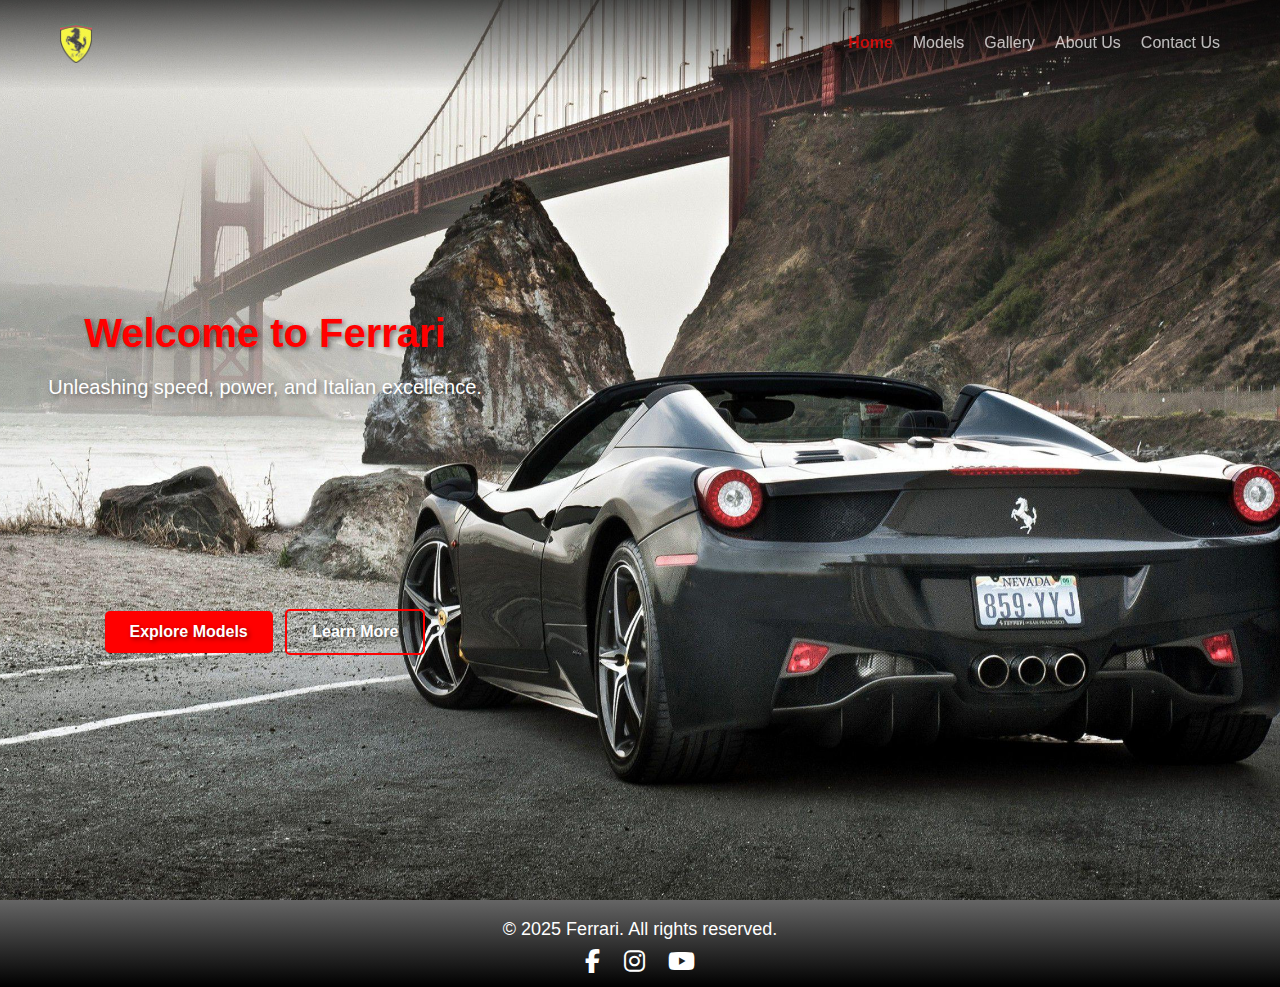
<file: index.html>
<!DOCTYPE html>
<html lang="en">
<head>
  <meta charset="UTF-8" />
  <meta name="viewport" content="width=device-width, initial-scale=1.0"/>
  <title>Home - Ferrari</title>
  <link rel="icon" href="image/logo.png" type="image/png">
  <link rel="stylesheet" href="index.css" />
  <link rel="stylesheet" href="https://cdnjs.cloudflare.com/ajax/libs/font-awesome/6.5.0/css/all.min.css">
</head>
<body>
   <header>
    <div class="logo">
      <img src="image/logo.png" alt="Ferrari Logo">
    </div>
    
    <!-- Burger Menu -->
    <div class="burger-menu" onclick="toggleMenu()">
      <span></span>
      <span></span>
      <span></span>
    </div>

    <nav id="nav-menu">
      <a href="index.html" class="active">Home</a>
      <a href="models.html">Models</a>
      <a href="gallery.html">Gallery</a>
      <a href="about.html">About Us</a>
      <a href="contact.html">Contact Us</a>
    </nav>
  </header>

  <section class="banner">
    <div class="banner-content">
      <h1>Welcome to Ferrari</h1>
      <p>Unleashing speed, power, and Italian excellence.</p>
      <a href="models.html" class="btn">Explore Models</a>
      <a href="about.html" class="btn btn-outline">Learn More</a>
    </div>
  </section>

  <footer>
    <p>&copy; 2025 Ferrari. All rights reserved.</p>
    <div class="social-icons">
      <a href="https://facebook.com" target="_blank"><i class="fab fa-facebook-f"></i></a>
      <a href="https://instagram.com" target="_blank"><i class="fab fa-instagram"></i></a>
      <a href="https://youtube.com" target="_blank"><i class="fab fa-youtube"></i></a>
    </div>
  </footer>

  <script>
    function toggleMenu() {
      const nav = document.getElementById('nav-menu');
      const burger = document.querySelector('.burger-menu');
      nav.classList.toggle('nav-active');
      burger.classList.toggle('toggle');
    }

    // Close menu when clicking on a link
    document.querySelectorAll('nav a').forEach(link => {
      link.addEventListener('click', () => {
        const nav = document.getElementById('nav-menu');
        const burger = document.querySelector('.burger-menu');
        nav.classList.remove('nav-active');
        burger.classList.remove('toggle');
      });
    });

    // Close menu when clicking outside
    document.addEventListener('click', (e) => {
      const nav = document.getElementById('nav-menu');
      const burger = document.querySelector('.burger-menu');
      const header = document.querySelector('header');
      
      if (!header.contains(e.target)) {
        nav.classList.remove('nav-active');
        burger.classList.remove('toggle');
      }
    });
  </script>
</body>
</html>
</file>
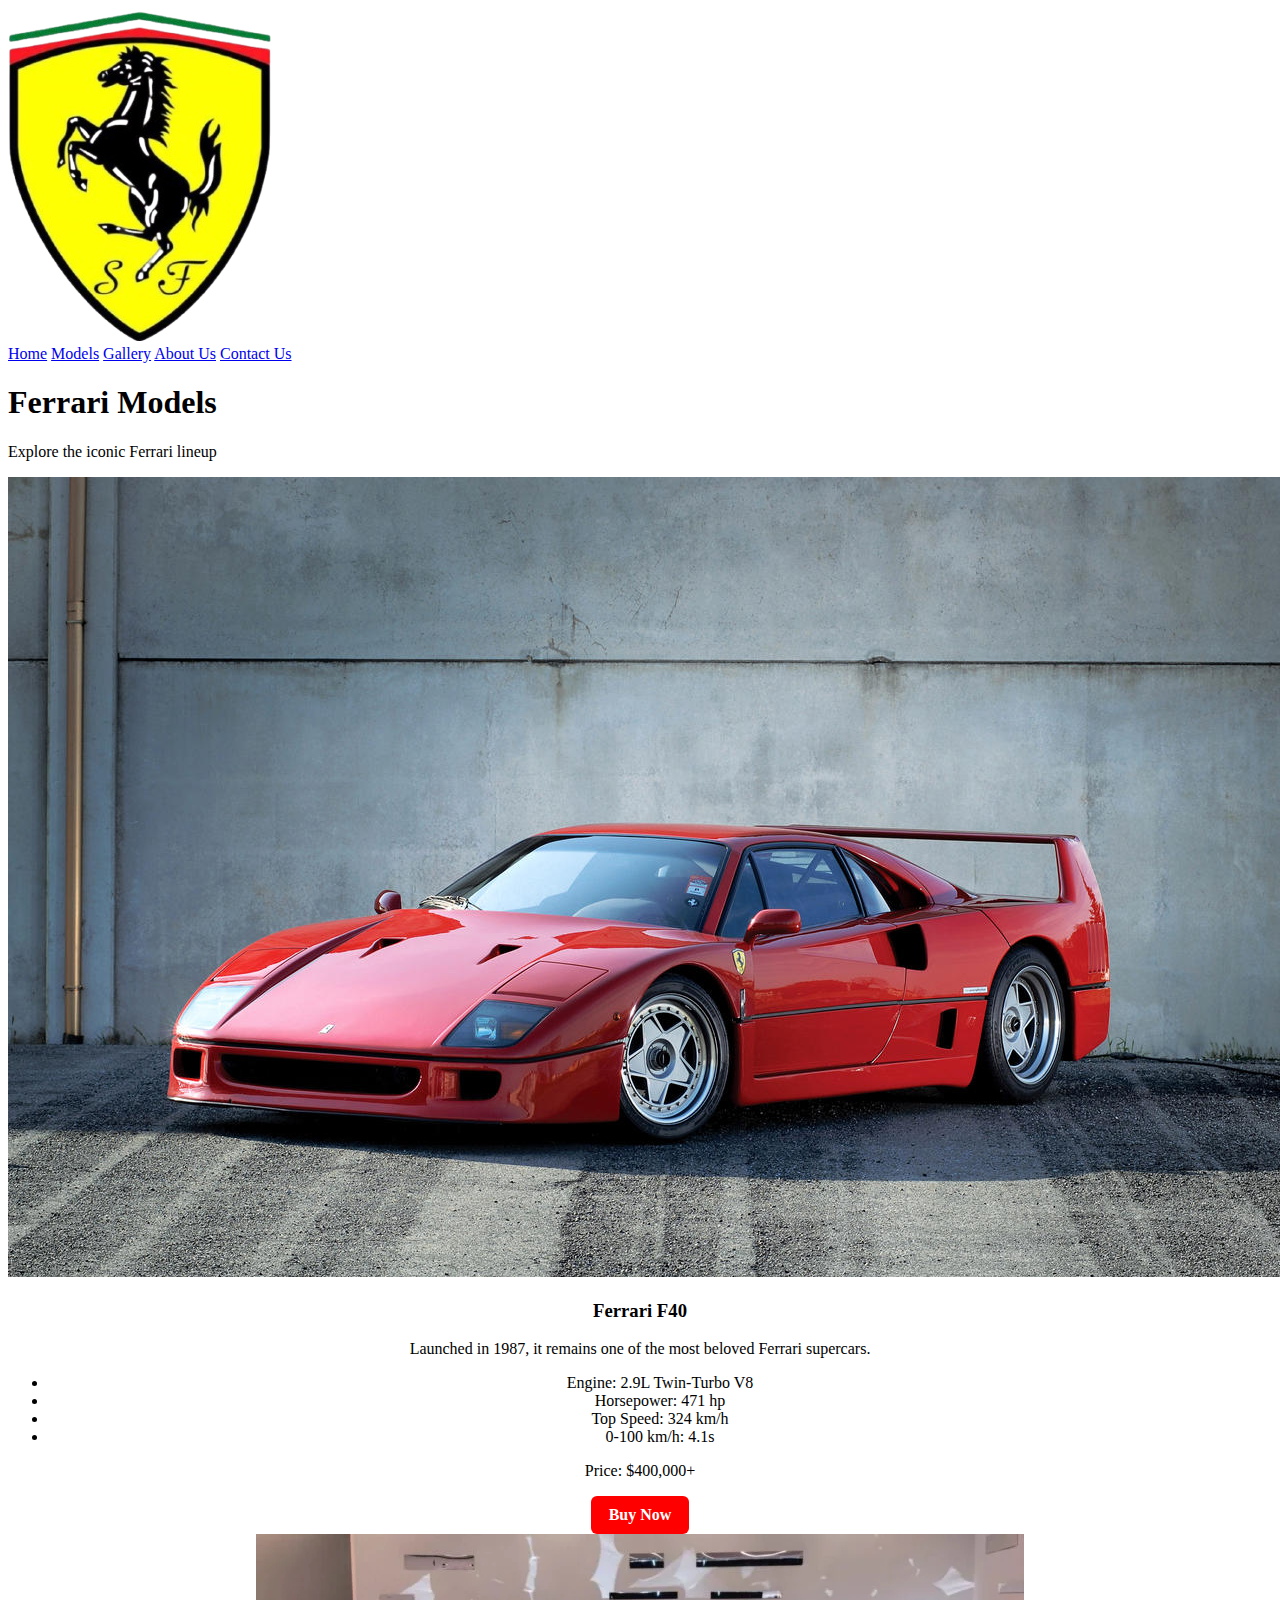
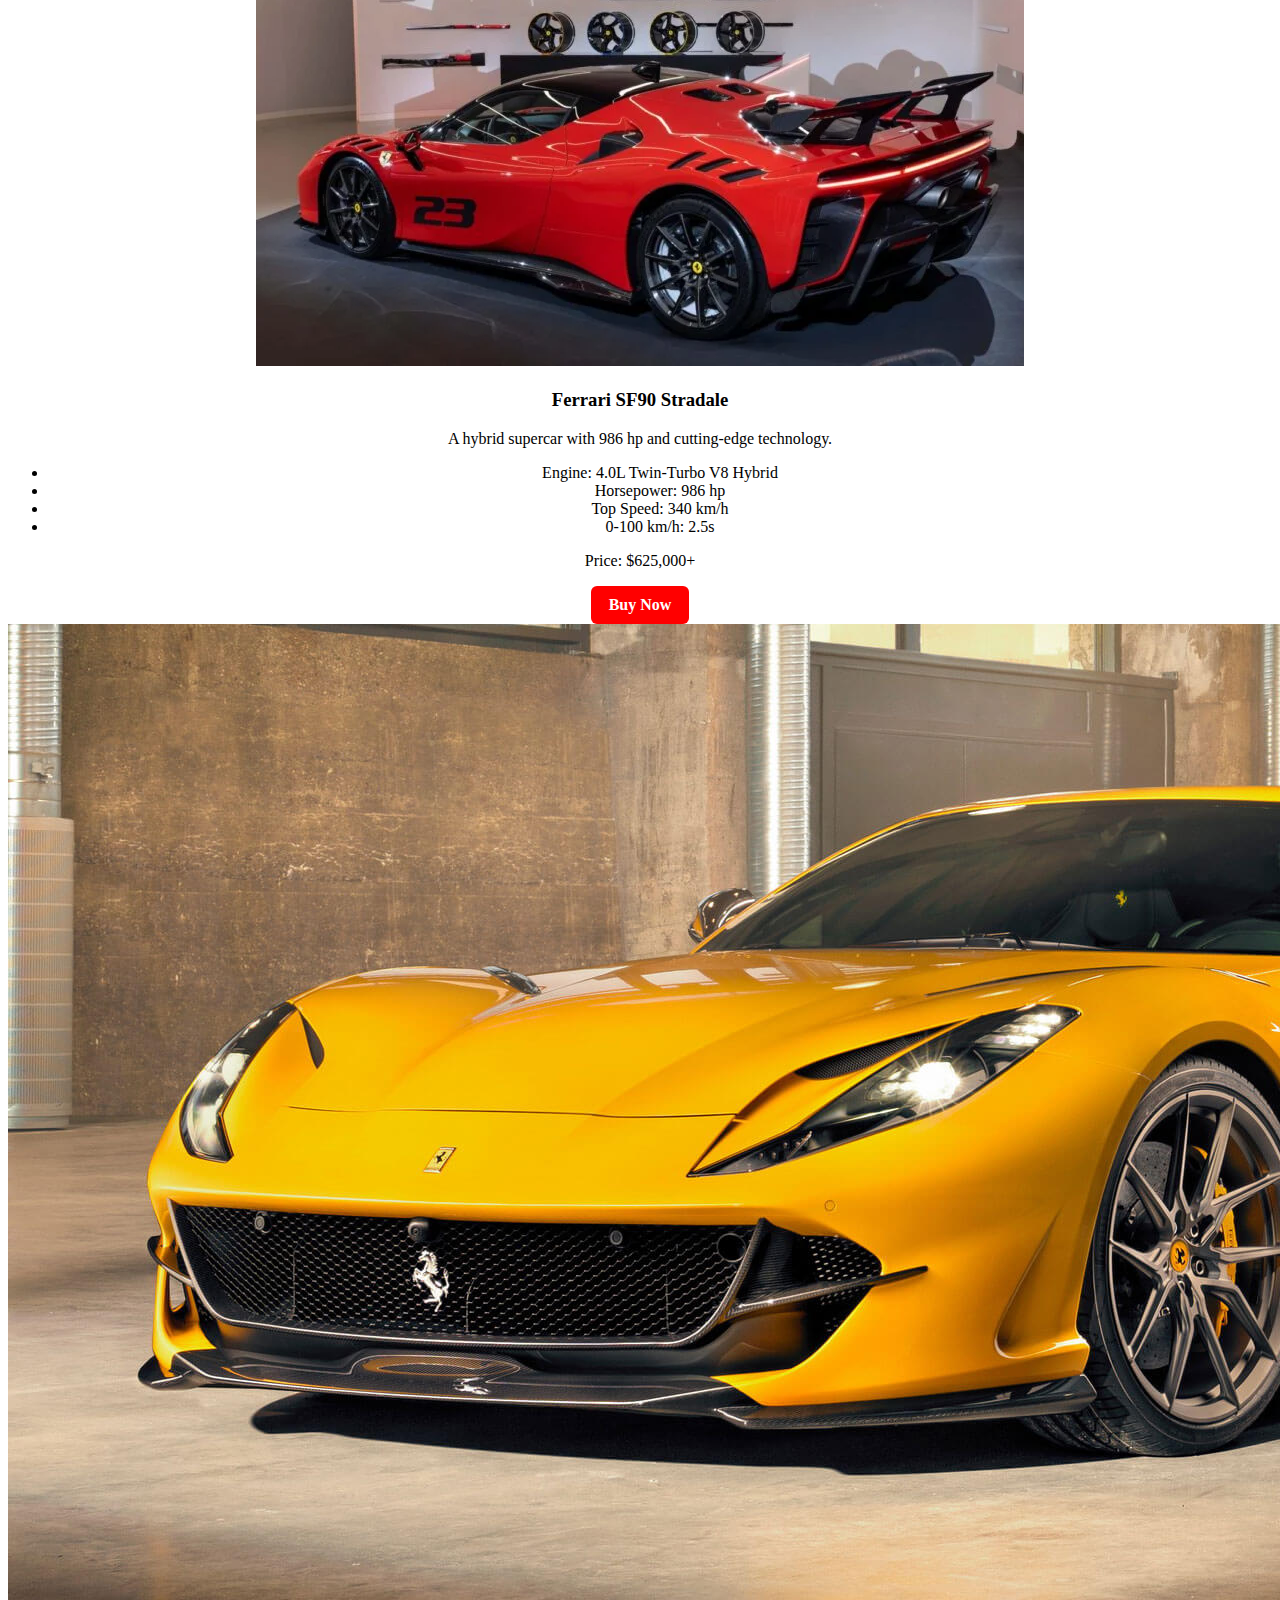
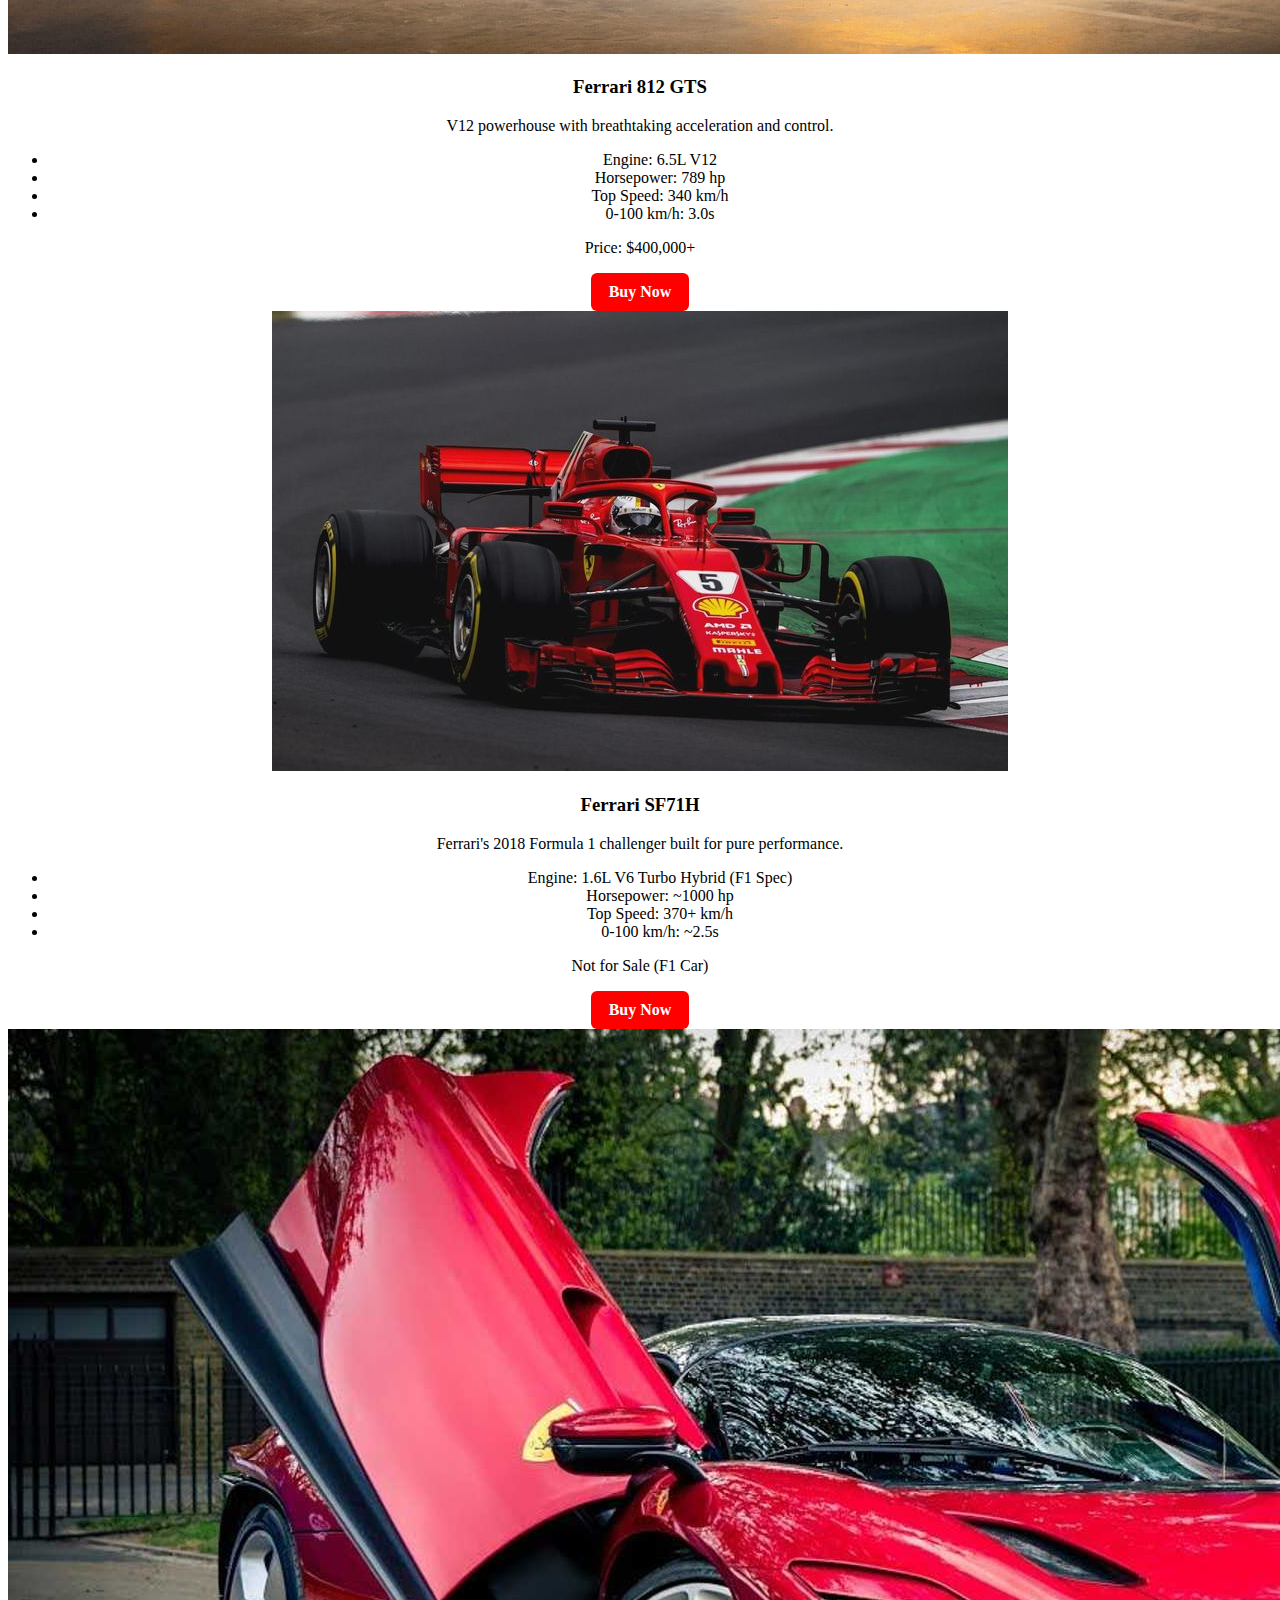
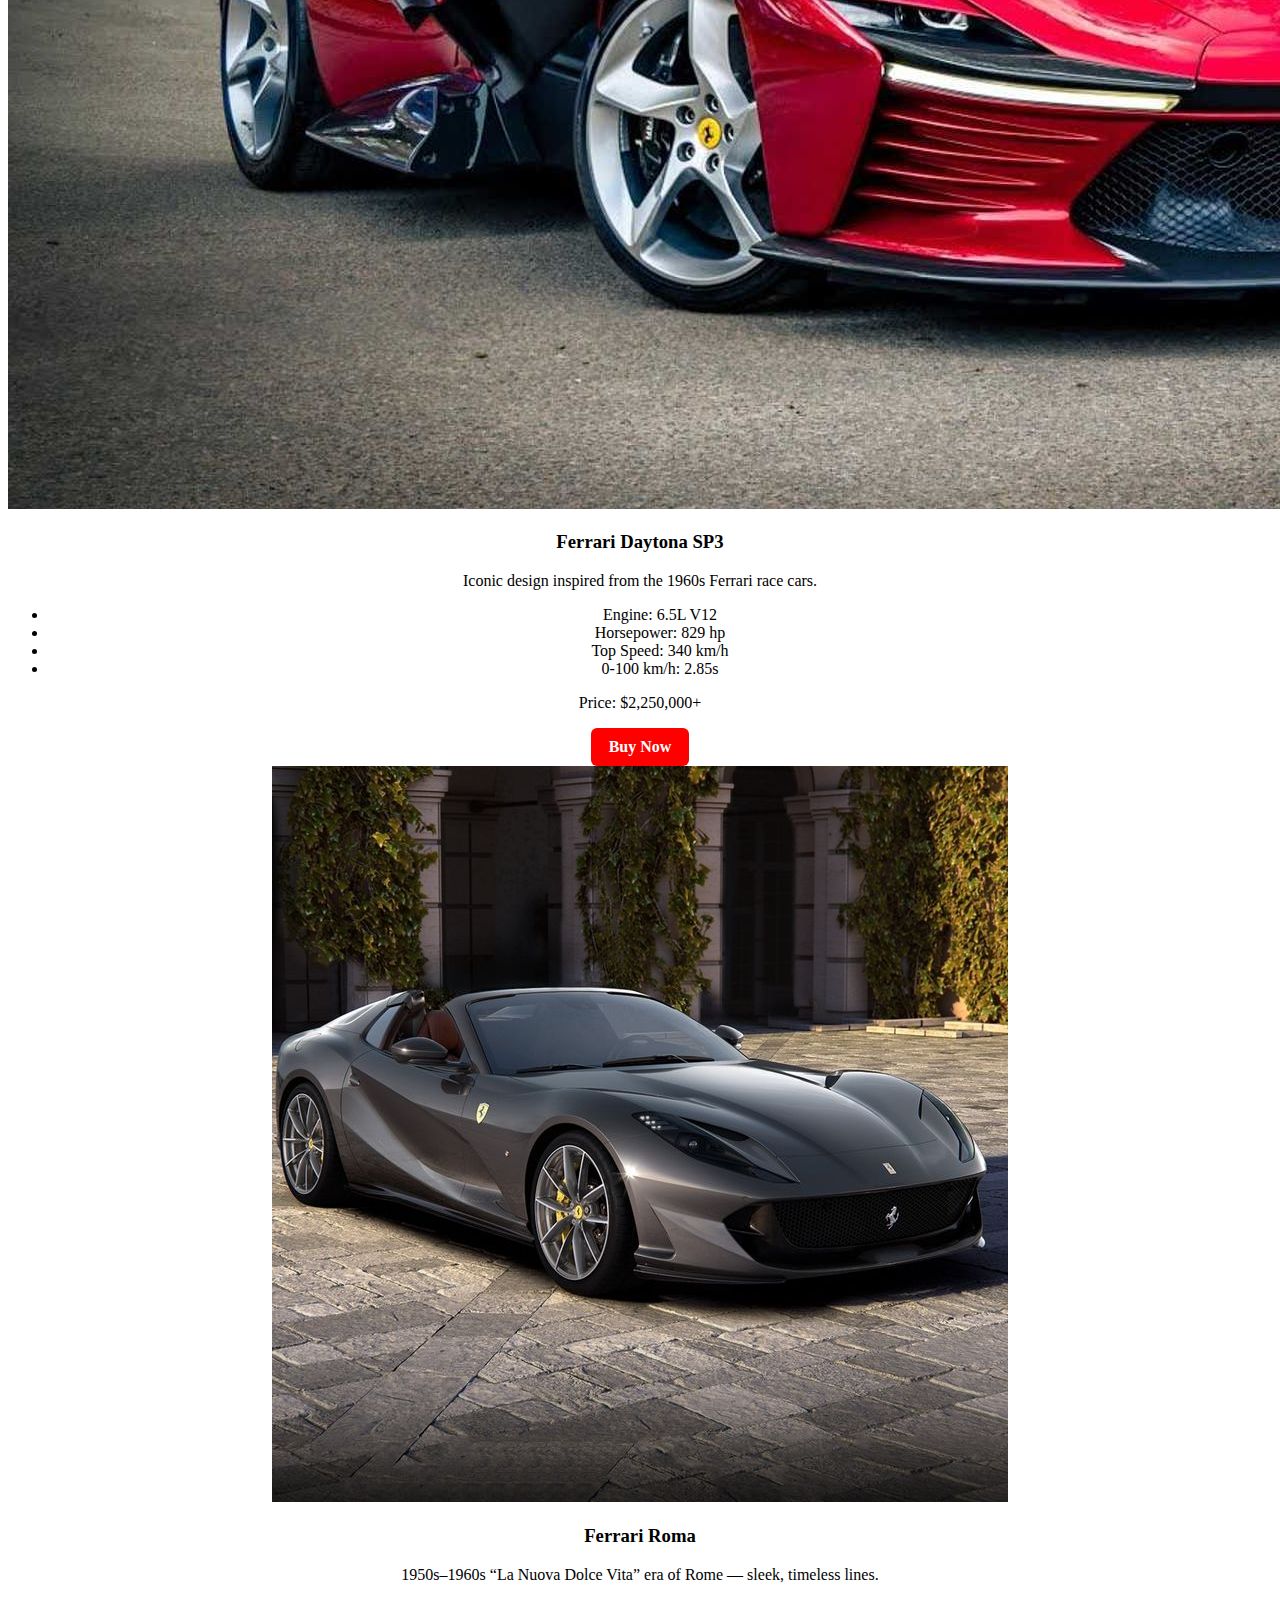
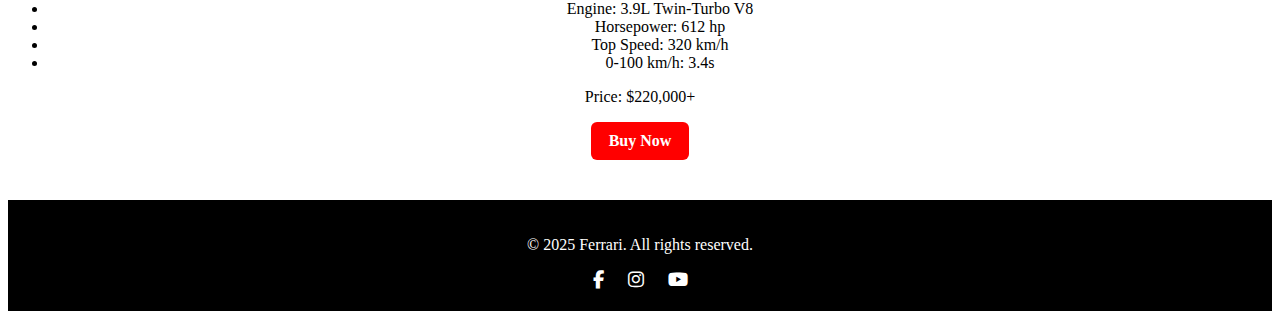
<file: !DOCTYPE.html>
<!DOCTYPE html>
<html lang="en">
<head>
  <meta charset="UTF-8" />
  <meta name="viewport" content="width=device-width, initial-scale=1.0"/>
  <title>Ferrari Models</title>
  <link rel="stylesheet" href="https://cdnjs.cloudflare.com/ajax/libs/font-awesome/6.5.0/css/all.min.css">
  <style>
    
    

    

    .model-card {
     text-align: center;
    }

    

    

    
    
    

    

    

    .btn {
      display: inline-block;
      padding: 10px 18px;
      background-color: red;
      color: white;
      font-weight: bold;
      border-radius: 6px;
      text-decoration: none;
      transition: 0.3s;
    }

    .btn:hover {
      background-color: darkred;
    }

    footer {
      background: black;
      color: white;
      text-align: center;
      padding: 20px;
      margin-top: 40px;
    }

    .social-icons a {
      color: white;
      margin: 0 10px;
      font-size: 18px;
      text-decoration: none;
    }

    .social-icons a:hover {
      color: red;
    }
  </style>
</head>
<body>

  <header>
    <div class="logo">
      <img src="image/logo.png" alt="Ferrari Logo">
    </div>
    <nav>
      <a href="index.html">Home</a>
      <a href="models.html" class="active">Models</a>
      <a href="gallery.html">Gallery</a>
      <a href="about.html">About Us</a>
      <a href="contact.html">Contact Us</a>
    </nav>
  </header>

  <section class="models-section">
    <h1>Ferrari Models</h1>
    <p>Explore the iconic Ferrari lineup</p>

    <div class="model-grid">

      <!-- Ferrari F40 -->
      <div class="model-card">
        <img src="image/f40.jpg" alt="Ferrari F40">
        <div class="card-content">
          <h3>Ferrari F40</h3>
          <p>Launched in 1987, it remains one of the most beloved Ferrari supercars.</p>
          <ul class="specs">
            <li>Engine: 2.9L Twin-Turbo V8</li>
            <li>Horsepower: 471 hp</li>
            <li>Top Speed: 324 km/h</li>
            <li>0-100 km/h: 4.1s</li>
          </ul>
          <p class="price">Price: $400,000+</p>
          <a href="checkout.html" class="btn">Buy Now</a>
        </div>
      </div>

      <!-- Ferrari SF90 -->
      <div class="model-card">
        <img src="image/ferrari-sf90.webp" alt="SF90 Stradale">
        <div class="card-content">
          <h3>Ferrari SF90 Stradale</h3>
          <p>A hybrid supercar with 986 hp and cutting-edge technology.</p>
          <ul class="specs">
            <li>Engine: 4.0L Twin-Turbo V8 Hybrid</li>
            <li>Horsepower: 986 hp</li>
            <li>Top Speed: 340 km/h</li>
            <li>0-100 km/h: 2.5s</li>
          </ul>
          <p class="price">Price: $625,000+</p>
          <a href="checkout.html" class="btn">Buy Now</a>
        </div>
      </div>

      <!-- Ferrari 812 GTS -->
      <div class="model-card">
        <img src="image/bf12290d-ferrari-812.jpg" alt="Ferrari 812">
        <div class="card-content">
          <h3>Ferrari 812 GTS</h3>
          <p>V12 powerhouse with breathtaking acceleration and control.</p>
          <ul class="specs">
            <li>Engine: 6.5L V12</li>
            <li>Horsepower: 789 hp</li>
            <li>Top Speed: 340 km/h</li>
            <li>0-100 km/h: 3.0s</li>
          </ul>
          <p class="price">Price: $400,000+</p>
          <a href="checkout.html" class="btn">Buy Now</a>
        </div>
      </div>

      <!-- Ferrari SF71H -->
      <div class="model-card">
        <img src="image/SF71H.jpg" alt="Ferrari SF71H">
        <div class="card-content">
          <h3>Ferrari SF71H</h3>
          <p>Ferrari's 2018 Formula 1 challenger built for pure performance.</p>
          <ul class="specs">
            <li>Engine: 1.6L V6 Turbo Hybrid (F1 Spec)</li>
            <li>Horsepower: ~1000 hp</li>
            <li>Top Speed: 370+ km/h</li>
            <li>0-100 km/h: ~2.5s</li>
          </ul>
          <p class="price">Not for Sale (F1 Car)</p>
          <a href="checkout.html" class="btn">Buy Now</a>
        </div>
      </div>

      <!-- Ferrari Daytona SP3 -->
      <div class="model-card">
        <img src="image/daytonasp3.jpg" alt="Ferrari Daytona SP3">
        <div class="card-content">
          <h3>Ferrari Daytona SP3</h3>
          <p>Iconic design inspired from the 1960s Ferrari race cars.</p>
          <ul class="specs">
            <li>Engine: 6.5L V12</li>
            <li>Horsepower: 829 hp</li>
            <li>Top Speed: 340 km/h</li>
            <li>0-100 km/h: 2.85s</li>
          </ul>
          <p class="price">Price: $2,250,000+</p>
          <a href="checkout.html" class="btn">Buy Now</a>
        </div>
      </div>

      <!-- Ferrari Roma -->
      <div class="model-card">
        <img src="image/ferrari-roma.jpg" alt="Ferrari Roma">
        <div class="card-content">
          <h3>Ferrari Roma</h3>
          <p>1950s–1960s “La Nuova Dolce Vita” era of Rome — sleek, timeless lines.</p>
          <ul class="specs">
            <li>Engine: 3.9L Twin-Turbo V8</li>
            <li>Horsepower: 612 hp</li>
            <li>Top Speed: 320 km/h</li>
            <li>0-100 km/h: 3.4s</li>
          </ul>
          <p class="price">Price: $220,000+</p>
          <a href="checkout.html" class="btn">Buy Now</a>
        </div>
      </div>

    </div>
  </section>

  <footer>
    <p>&copy; 2025 Ferrari. All rights reserved.</p>
    <div class="social-icons">
      <a href="https://facebook.com" target="_blank"><i class="fab fa-facebook-f"></i></a>
      <a href="https://instagram.com" target="_blank"><i class="fab fa-instagram"></i></a>
      <a href="https://youtube.com" target="_blank"><i class="fab fa-youtube"></i></a>
    </div>
  </footer>

</body>
</html>
</file>
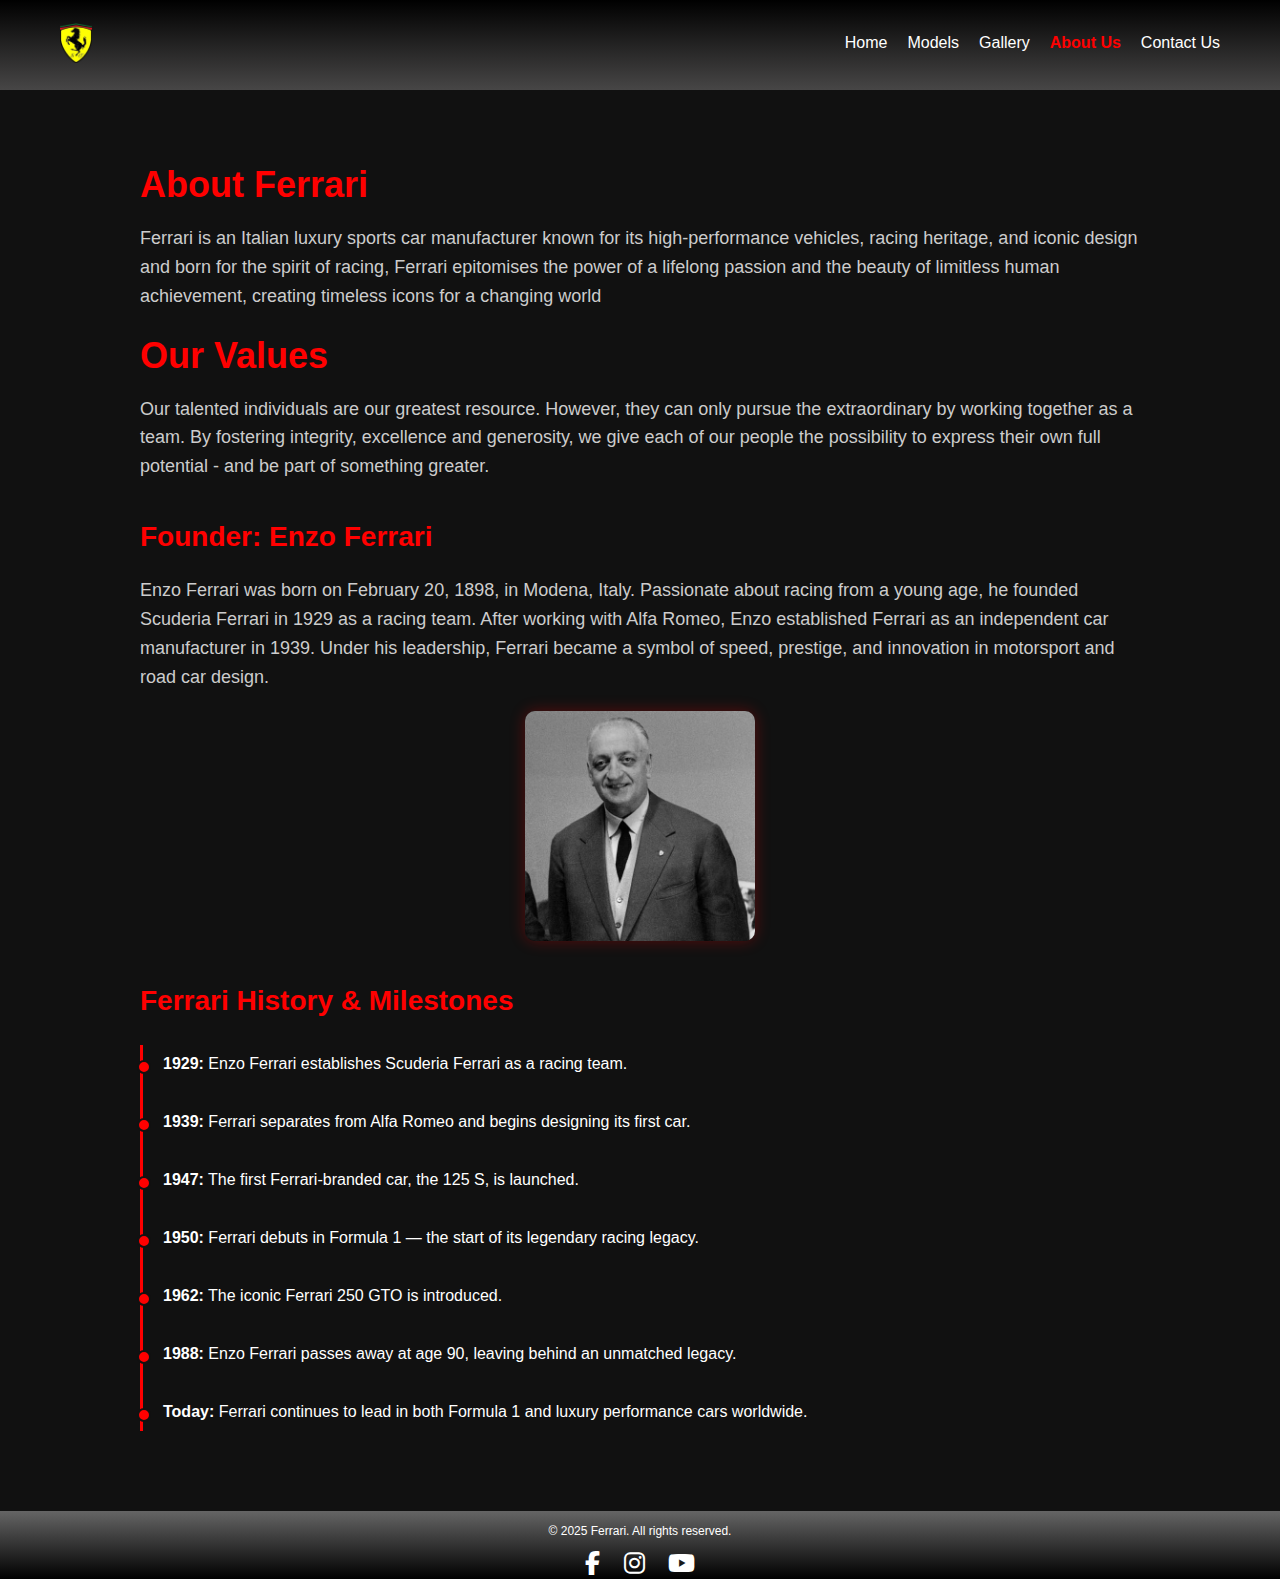
<file: about.html>
<!DOCTYPE html>
<html lang="en">
<head>
  <meta charset="UTF-8" />
  <meta name="viewport" content="width=device-width, initial-scale=1.0"/>
    <link rel="icon" href="image/logo.png" type="image/png">
  <title>About Us</title>
  <link rel="stylesheet" href="about.css"/>
  <link rel="stylesheet" href="https://cdnjs.cloudflare.com/ajax/libs/font-awesome/6.5.0/css/all.min.css">
</head>
<body>

  <header>
    <div class="logo">
      <img src="image/logo.png" alt="Ferrari Logo">
    </div>
    
    <!-- Burger Menu -->
    <div class="burger-menu" onclick="toggleMenu()">
      <span></span>
      <span></span>
      <span></span>
    </div>

    <nav id="nav-menu">
      <a href="index.html">Home</a>
      <a href="models.html">Models</a>
      <a href="gallery.html">Gallery</a>
      <a href="about.html" class="active">About Us</a>
      <a href="contact.html">Contact Us</a>
    </nav>
  </header>

  <section class="about-section">
    <h1>About Ferrari</h1>
    <p>Ferrari is an Italian luxury sports car manufacturer known for its high-performance vehicles, racing heritage, and iconic design and 
      born for the spirit of racing, Ferrari epitomises the power of a lifelong passion and the beauty of limitless human achievement, creating timeless icons for a changing world</p>

    <h1>Our Values</h1>
    <p>Our talented individuals are our greatest resource. However, they can only pursue the extraordinary by working together as a team.
      By fostering integrity, excellence and generosity, we give each of our people the possibility to express their own full potential - and be part of something greater.</p>
    
    <h2>Founder: Enzo Ferrari</h2>
    <p>Enzo Ferrari was born on February 20, 1898, in Modena, Italy. Passionate about racing from a young age, he founded Scuderia Ferrari in 1929 as a racing team.
       After working with Alfa Romeo, Enzo established Ferrari as an independent car manufacturer in 1939. Under his leadership, Ferrari became a symbol of speed, prestige, and innovation in motorsport and road car design.</p>
    
    <div class="founder-image">
      <img src="image/enzo-ferrari.avif" alt="Enzo Ferrari" class="enzo-image">
    </div>

    <h3>Ferrari History & Milestones</h3>
    <div class="history-timeline">
      <div class="history-item">
        <strong>1929:</strong> Enzo Ferrari establishes Scuderia Ferrari as a racing team.
      </div>
      <div class="history-item">
        <strong>1939:</strong> Ferrari separates from Alfa Romeo and begins designing its first car.
      </div>
      <div class="history-item">
        <strong>1947:</strong> The first Ferrari-branded car, the 125 S, is launched.
      </div>
      <div class="history-item">
        <strong>1950:</strong> Ferrari debuts in Formula 1 — the start of its legendary racing legacy.
      </div>
      <div class="history-item">
        <strong>1962:</strong> The iconic Ferrari 250 GTO is introduced.
      </div>
      <div class="history-item">
        <strong>1988:</strong> Enzo Ferrari passes away at age 90, leaving behind an unmatched legacy.
      </div>
      <div class="history-item">
        <strong>Today:</strong> Ferrari continues to lead in both Formula 1 and luxury performance cars worldwide.
      </div>
    </div>
  </section>

  <footer>
    <p>&copy; 2025 Ferrari. All rights reserved.</p>
    <div class="social-icons">
      <a href="https://facebook.com" target="_blank"><i class="fab fa-facebook-f"></i></a>
      <a href="https://instagram.com" target="_blank"><i class="fab fa-instagram"></i></a>
      <a href="https://youtube.com" target="_blank"><i class="fab fa-youtube"></i></a>
    </div>
  </footer>

  <script>
    function toggleMenu() {
      const nav = document.getElementById('nav-menu');
      const burger = document.querySelector('.burger-menu');
      nav.classList.toggle('nav-active');
      burger.classList.toggle('toggle');
    }

    // Close menu when clicking on a link
    document.querySelectorAll('nav a').forEach(link => {
      link.addEventListener('click', () => {
        const nav = document.getElementById('nav-menu');
        const burger = document.querySelector('.burger-menu');
        nav.classList.remove('nav-active');
        burger.classList.remove('toggle');
      });
    });

    // Close menu when clicking outside
    document.addEventListener('click', (e) => {
      const nav = document.getElementById('nav-menu');
      const burger = document.querySelector('.burger-menu');
      const header = document.querySelector('header');
      
      if (!header.contains(e.target)) {
        nav.classList.remove('nav-active');
        burger.classList.remove('toggle');
      }
    });
  </script>

</body>
</html>
</file>
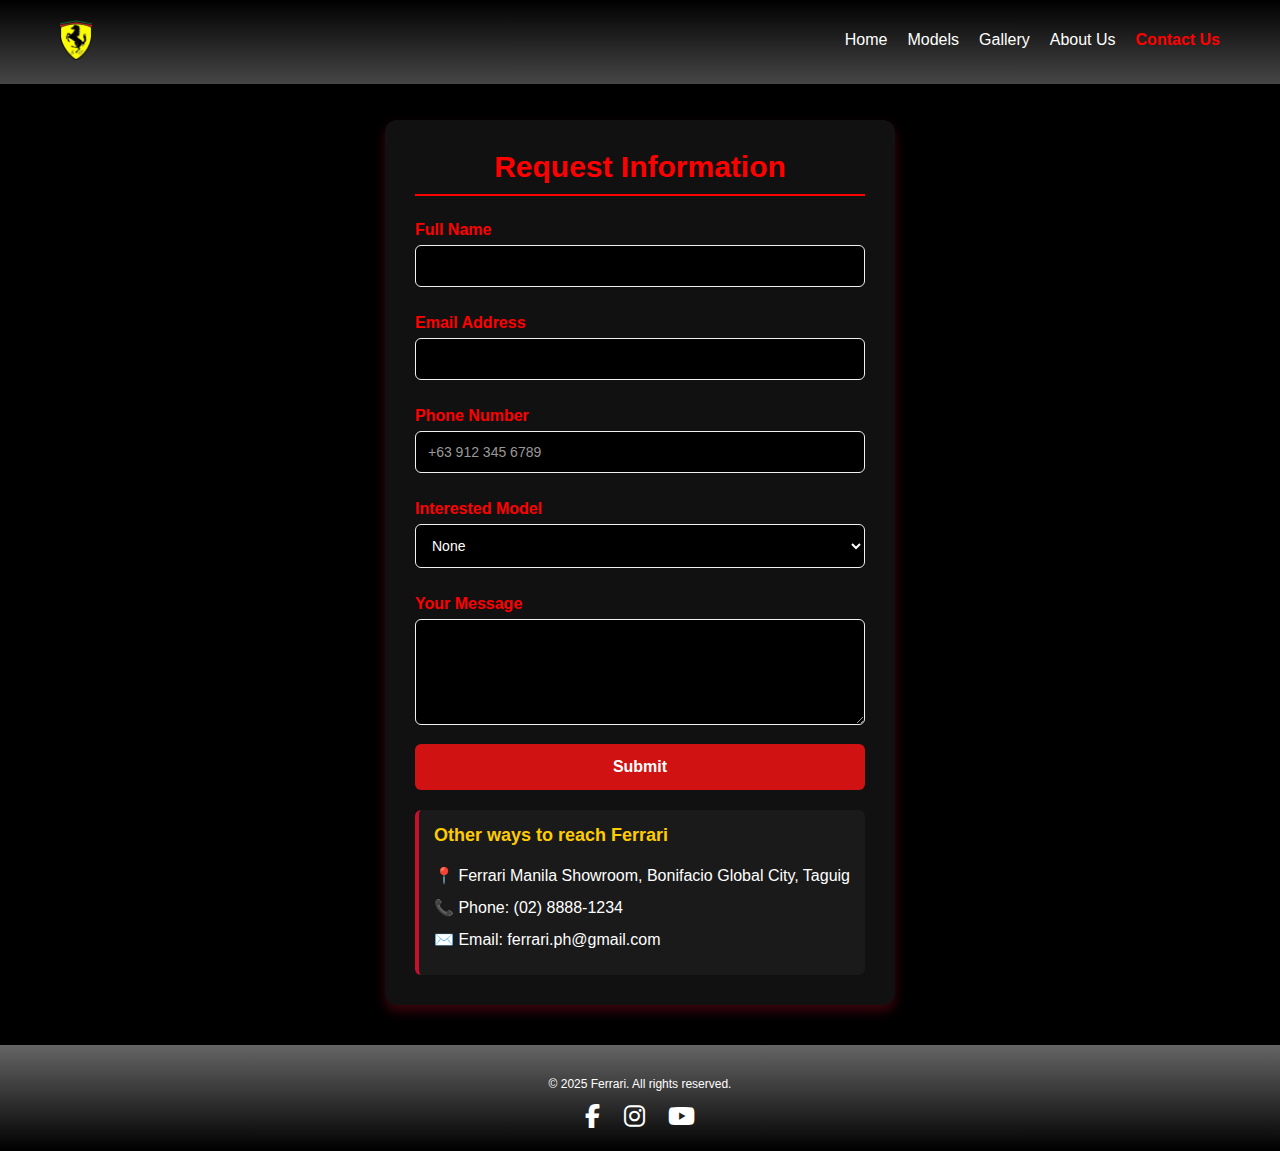
<file: contact.html>
<!DOCTYPE html>
<html lang="en">
<head>
  <meta charset="UTF-8">
  <meta name="viewport" content="width=device-width, initial-scale=1.0">
    <link rel="icon" href="image/logo.png" type="image/png">
  <title>Contact Us</title>
  <link rel="stylesheet" href="contact.css"/>
  <link rel="stylesheet" href="https://cdnjs.cloudflare.com/ajax/libs/font-awesome/6.5.0/css/all.min.css">
</head>
<body>
  <header>
    <div class="logo">
      <img src="image/logo.png" alt="Ferrari Logo">
    </div>
    
    <!-- Burger Menu -->
    <div class="burger-menu" onclick="toggleMenu()">
      <span></span>
      <span></span>
      <span></span>
    </div>

    <nav id="nav-menu">
      <a href="index.html">Home</a>
      <a href="models.html">Models</a>
      <a href="gallery.html">Gallery</a>
      <a href="about.html">About Us</a>
      <a href="contact.html" class="active">Contact Us</a>
    </nav>
  </header>

  <div class="container">
    <h2>Request Information</h2>

    <form action="submit_form.php" method="post">
      <label for="name">Full Name</label>
      <input type="text" id="name" name="name" required>

      <label for="email">Email Address</label>
      <input type="email" id="email" name="email" required>

      <label for="phone">Phone Number</label>
      <input type="tel" id="phone" name="phone" placeholder="+63 912 345 6789">

      <label for="model">Interested Model</label>
      <select id="model" name="model">
        <option>None</option>
        <option>Ferrari F40</option>
        <option>Ferrari SF90 Stradale</option>
        <option>Ferrari 812 GTS</option>
        <option>Ferrari 599 GTB Fiorano</option>
        <option>Ferrari Daytona SP3</option>
        <option>Ferrari Roma</option>
        <option>Other</option>
      </select>

      <label for="message">Your Message</label>
      <textarea id="message" name="message" rows="5" required></textarea>

      <button type="submit">Submit</button>
    </form>

    <div class="info">
      <h3>Other ways to reach Ferrari</h3>
      <p>📍 Ferrari Manila Showroom, Bonifacio Global City, Taguig</p>
      <p>📞 Phone: (02) 8888-1234</p>
      <p>✉️ Email: ferrari.ph@gmail.com</p>
    </div>
  </div>

  <footer>
    <p>&copy; 2025 Ferrari. All rights reserved.</p>
    <div class="social-icons">
      <a href="https://facebook.com" target="_blank"><i class="fab fa-facebook-f"></i></a>
      <a href="https://instagram.com" target="_blank"><i class="fab fa-instagram"></i></a>
      <a href="https://youtube.com" target="_blank"><i class="fab fa-youtube"></i></a>
    </div>
  </footer>

  <script>
    function toggleMenu() {
      const nav = document.getElementById('nav-menu');
      const burger = document.querySelector('.burger-menu');
      nav.classList.toggle('nav-active');
      burger.classList.toggle('toggle');
    }

    // Close menu when clicking on a link
    document.querySelectorAll('nav a').forEach(link => {
      link.addEventListener('click', () => {
        const nav = document.getElementById('nav-menu');
        const burger = document.querySelector('.burger-menu');
        nav.classList.remove('nav-active');
        burger.classList.remove('toggle');
      });
    });

    // Close menu when clicking outside
    document.addEventListener('click', (e) => {
      const nav = document.getElementById('nav-menu');
      const burger = document.querySelector('.burger-menu');
      const header = document.querySelector('header');
      
      if (!header.contains(e.target)) {
        nav.classList.remove('nav-active');
        burger.classList.remove('toggle');
      }
    });

  </script>

</body>
</html>
</file>
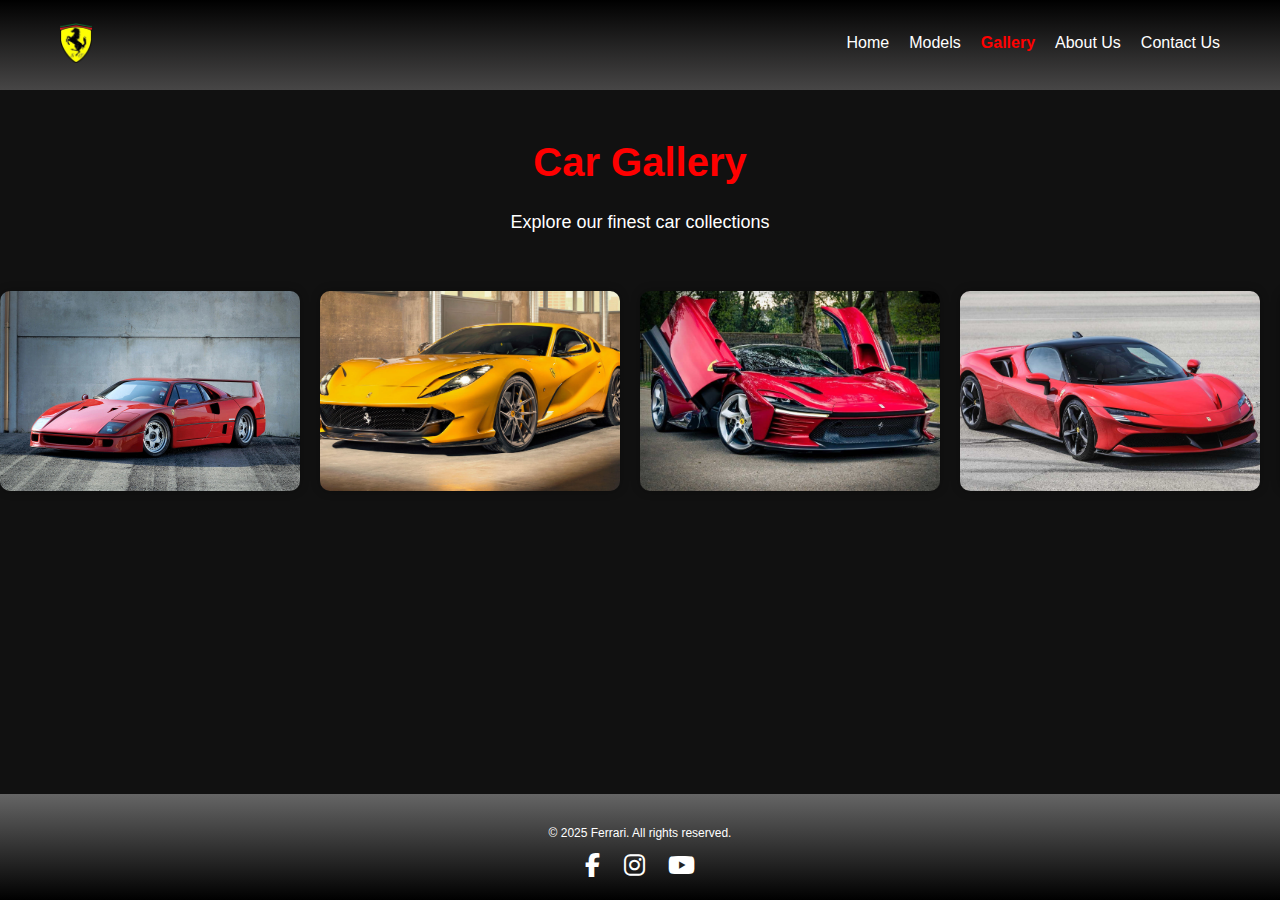
<file: gallery.html>
<!DOCTYPE html>
<html lang="en">
<head>
  <meta charset="UTF-8" />
  <meta name="viewport" content="width=device-width, initial-scale=1.0"/>
    <link rel="icon" href="image/logo.png" type="image/png">
  <title>Car Gallery</title>
  <link rel="stylesheet" href="gallery.css"/>
  <link rel="stylesheet" href="https://cdnjs.cloudflare.com/ajax/libs/font-awesome/6.5.0/css/all.min.css">
</head>
<body>

  <header>
    <div class="logo">
      <img src="image/logo.png" alt="Ferrari Logo">
    </div>
    
    <!-- Burger Menu -->
    <div class="burger-menu" onclick="toggleMenu()">
      <span></span>
      <span></span>
      <span></span>
    </div>

    <nav id="nav-menu">
      <a href="index.html">Home</a>
      <a href="models.html">Models</a>
      <a href="gallery.html" class="active">Gallery</a>
      <a href="about.html">About Us</a>
      <a href="contact.html">Contact Us</a>
    </nav>
  </header>

  <main class="main-content">
    <section class="gallery-section">
      <h1 class="gallery-title">Car Gallery</h1>
      <p class="gallery-des">Explore our finest car collections</p>
    </section>
     
    <div class="slider-wrapper">
      <div class="slider">
        <img src="image/f40.jpg" alt="Ferrari F40">
        <img src="image/bf12290d-ferrari-812.jpg" alt="Ferrari 812 GTS">
        <img src="image/daytonasp3.jpg" alt="Ferrari Daytona SP3">
        <img src="image/Ferrari-SF90.jpg" alt="Ferrari SF90 Stradale">
        <img src="image/2007-ferrari-599.jpg" alt="Ferrari 599 GTB">
        <img src="image/ferrari-roma.jpg" alt="Ferrari Roma">

        <!-- Duplicate for seamless loop -->
        <img src="image/f40.jpg" alt="Ferrari F40">
        <img src="image/bf12290d-ferrari-812.jpg" alt="Ferrari 812 GTS">
        <img src="image/daytonasp3.jpg" alt="Ferrari Daytona SP3">
        <img src="image/Ferrari-SF90.jpg" alt="Ferrari SF90 Stradale">
        <img src="image/2007-ferrari-599.jpg" alt="Ferrari 599 GTB">
        <img src="image/ferrari-roma.jpg" alt="Ferrari Roma">
      </div>
    </div>

    <!-- Mobile Gallery Grid (2 columns) -->
    <div class="mobile-gallery-grid">
      <img src="image/f40.jpg" alt="Ferrari F40">
      <img src="image/bf12290d-ferrari-812.jpg" alt="Ferrari 812 GTS">
      <img src="image/daytonasp3.jpg" alt="Ferrari Daytona SP3">
      <img src="image/Ferrari-SF90.jpg" alt="Ferrari SF90 Stradale">
      <img src="image/2007-ferrari-599.jpg" alt="Ferrari 599 GTB">
      <img src="image/ferrari-roma.jpg" alt="Ferrari Roma">
    </div>
  </main>

  <footer>
    <p>&copy; 2025 Ferrari. All rights reserved.</p>
    <div class="social-icons">
      <a href="https://facebook.com" target="_blank"><i class="fab fa-facebook-f"></i></a>
      <a href="https://instagram.com" target="_blank"><i class="fab fa-instagram"></i></a>
      <a href="https://youtube.com" target="_blank"><i class="fab fa-youtube"></i></a>
    </div>
  </footer>

  <script>
    function toggleMenu() {
      const nav = document.getElementById('nav-menu');
      const burger = document.querySelector('.burger-menu');
      nav.classList.toggle('nav-active');
      burger.classList.toggle('toggle');
    }

    // Close menu when clicking on a link
    document.querySelectorAll('nav a').forEach(link => {
      link.addEventListener('click', () => {
        const nav = document.getElementById('nav-menu');
        const burger = document.querySelector('.burger-menu');
        nav.classList.remove('nav-active');
        burger.classList.remove('toggle');
      });
    });

    // Close menu when clicking outside
    document.addEventListener('click', (e) => {
      const nav = document.getElementById('nav-menu');
      const burger = document.querySelector('.burger-menu');
      const header = document.querySelector('header');
      
      if (!header.contains(e.target)) {
        nav.classList.remove('nav-active');
        burger.classList.remove('toggle');
      }
    });
  </script>

</body>
</html>
</file>
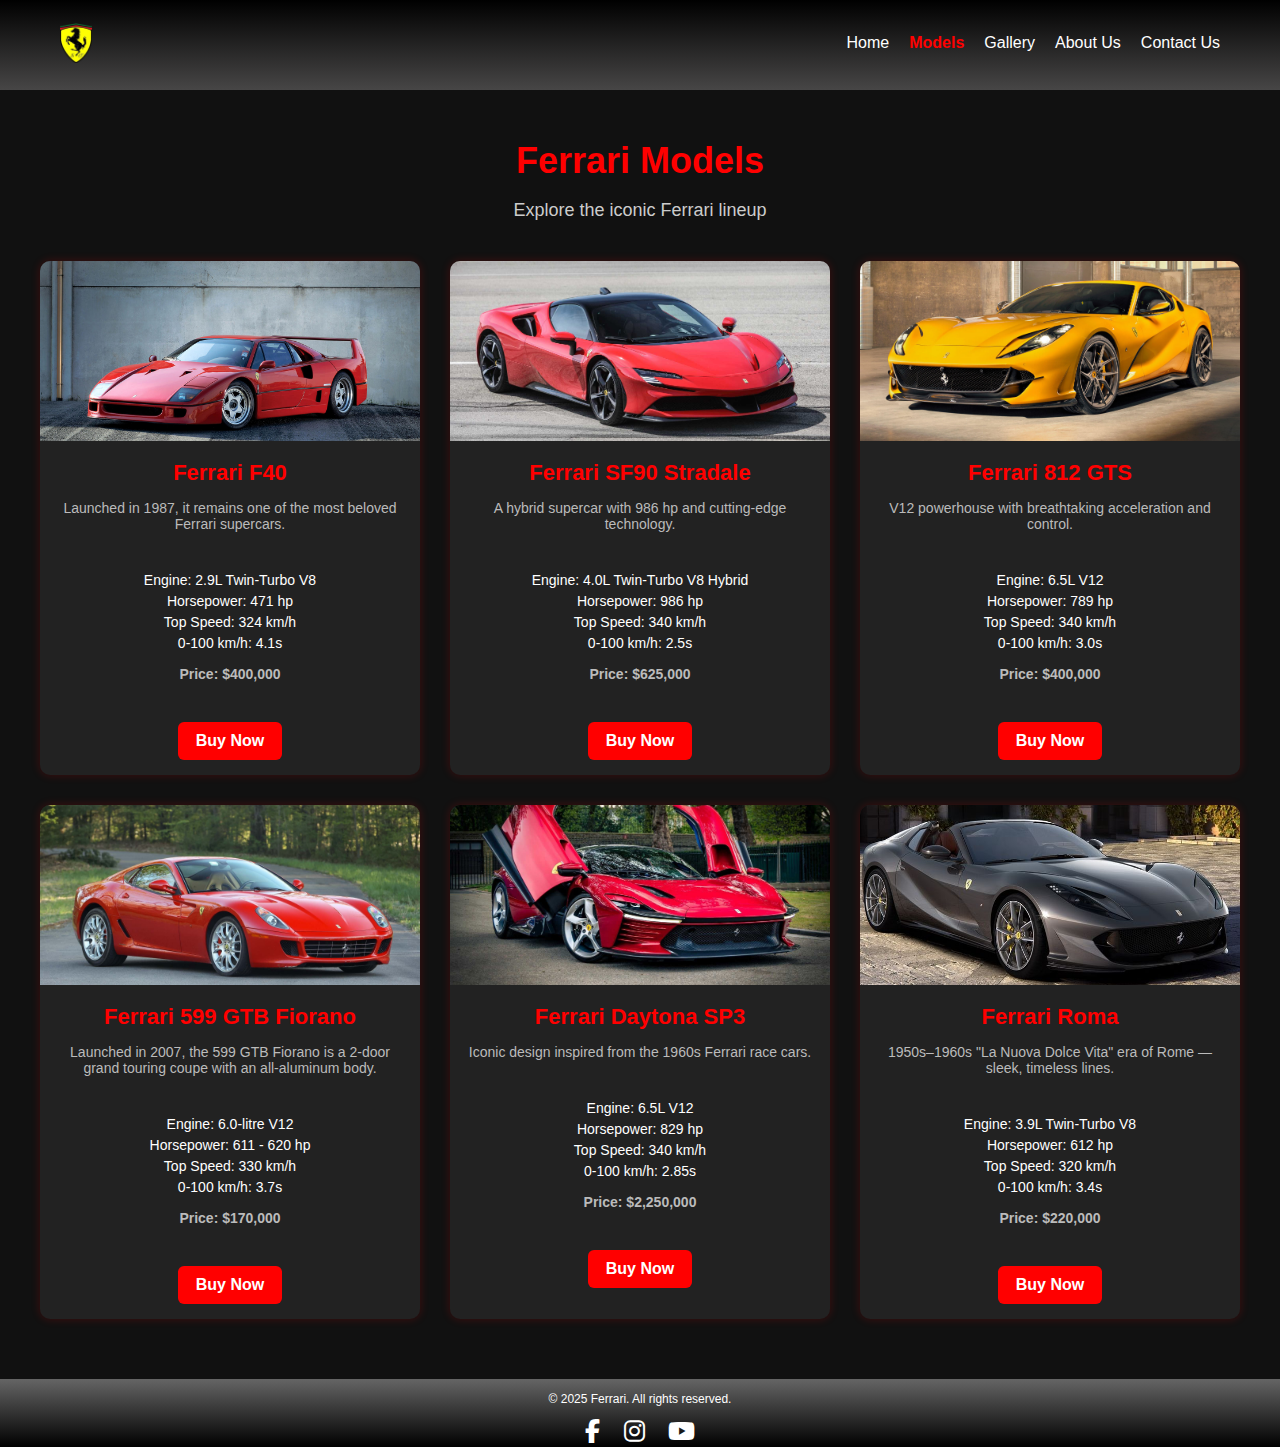
<file: models.html>
<!DOCTYPE html>
<html lang="en">
<head>
  <meta charset="UTF-8" />
  <meta name="viewport" content="width=device-width, initial-scale=1.0"/>
    <link rel="icon" href="image/logo.png" type="image/png">
  <title>Ferrari Models</title>
  <link rel="stylesheet" href="models.css" />
  <link rel="stylesheet" href="https://cdnjs.cloudflare.com/ajax/libs/font-awesome/6.5.0/css/all.min.css">
</head>
<body>

  <header>
    <div class="logo">
      <img src="image/logo.png" alt="Ferrari Logo">
    </div>
    
    <!-- Burger Menu -->
    <div class="burger-menu" onclick="toggleMenu()">
      <span></span>
      <span></span>
      <span></span>
    </div>

    <nav id="nav-menu">
      <a href="index.html">Home</a>
      <a href="models.html" class="active">Models</a>
      <a href="gallery.html">Gallery</a>
      <a href="about.html">About Us</a>
      <a href="contact.html">Contact Us</a>
    </nav>
  </header>

  <section class="models-section">
    <h1>Ferrari Models</h1>
    <p>Explore the iconic Ferrari lineup</p>

    <div class="model-grid">
      <div class="model-card">
        <img src="image/f40.jpg" alt="Ferrari F40">
        <div class="card-content">
          <h3>Ferrari F40</h3>
          <p>Launched in 1987, it remains one of the most beloved Ferrari supercars.</p>
          <ul class="specs">
            <li>Engine: 2.9L Twin-Turbo V8</li>
            <li>Horsepower: 471 hp</li>
            <li>Top Speed: 324 km/h</li>
            <li>0-100 km/h: 4.1s</li>
          </ul>
          <p class="price">Price: $400,000</p>
          <a href="contact.html" class="btn">Buy Now</a>
        </div>
      </div>

      <div class="model-card">
        <img src="image/Ferrari-SF90.jpg" alt="SF90 Stradale">
        <div class="card-content">
          <h3>Ferrari SF90 Stradale</h3>
          <p>A hybrid supercar with 986 hp and cutting-edge technology.</p>
          <ul class="specs">
            <li>Engine: 4.0L Twin-Turbo V8 Hybrid</li>
            <li>Horsepower: 986 hp</li>
            <li>Top Speed: 340 km/h</li>
            <li>0-100 km/h: 2.5s</li>
          </ul>
          <p class="price">Price: $625,000</p>
          <a href="contact.html" class="btn">Buy Now</a>
        </div>
      </div>

      <div class="model-card">
        <img src="image/bf12290d-ferrari-812.jpg" alt="Ferrari 812">
        <div class="card-content">
          <h3>Ferrari 812 GTS</h3>
          <p>V12 powerhouse with breathtaking acceleration and control.</p>
          <ul class="specs">
            <li>Engine: 6.5L V12</li>
            <li>Horsepower: 789 hp</li>
            <li>Top Speed: 340 km/h</li>
            <li>0-100 km/h: 3.0s</li>
          </ul>
          <p class="price">Price: $400,000</p>
          <a href="contact.html" class="btn">Buy Now</a>
        </div>
      </div>

      <div class="model-card">
        <img src="image/2007-ferrari-599.jpg" alt="Ferrari 599 GTB Fiorano">
        <div class="card-content">
          <h3>Ferrari 599 GTB Fiorano</h3>
          <p>Launched in 2007, the 599 GTB Fiorano is a 2-door grand touring coupe with an all-aluminum body.</p>
          <ul class="specs">
            <li>Engine: 6.0-litre V12</li>
            <li>Horsepower: 611 - 620 hp</li>
            <li>Top Speed: 330 km/h</li>
            <li>0-100 km/h: 3.7s</li>
          </ul>
          <p class="price">Price: $170,000</p>
          <a href="contact.html" class="btn">Buy Now</a>
        </div>
      </div>
  
      <div class="model-card">
        <img src="image/daytonasp3.jpg" alt="Ferrari Daytona SP3">
        <div class="card-content">
          <h3>Ferrari Daytona SP3</h3>
          <p>Iconic design inspired from the 1960s Ferrari race cars.</p>
          <ul class="specs">
            <li>Engine: 6.5L V12</li>
            <li>Horsepower: 829 hp</li>
            <li>Top Speed: 340 km/h</li>
            <li>0-100 km/h: 2.85s</li>
          </ul>
          <p class="price">Price: $2,250,000</p>
          <a href="contact.html" class="btn">Buy Now</a>
        </div>
      </div>

      <div class="model-card">
        <img src="image/ferrari-roma.jpg" alt="Ferrari Roma">
        <div class="card-content">
          <h3>Ferrari Roma</h3>
          <p>1950s–1960s "La Nuova Dolce Vita" era of Rome — sleek, timeless lines.</p>
          <ul class="specs">
            <li>Engine: 3.9L Twin-Turbo V8</li>
            <li>Horsepower: 612 hp</li>
            <li>Top Speed: 320 km/h</li>
            <li>0-100 km/h: 3.4s</li>
          </ul>
          <p class="price">Price: $220,000</p>
          <a href="contact.html" class="btn">Buy Now</a>
        </div>
      </div>
    </div>
  </section>

  <footer>
    <p>&copy; 2025 Ferrari. All rights reserved.</p>
    <div class="social-icons">
      <a href="https://facebook.com" target="_blank"><i class="fab fa-facebook-f"></i></a>
      <a href="https://instagram.com" target="_blank"><i class="fab fa-instagram"></i></a>
      <a href="https://youtube.com" target="_blank"><i class="fab fa-youtube"></i></a>
    </div>
  </footer>

  <script>
    function toggleMenu() {
      const nav = document.getElementById('nav-menu');
      const burger = document.querySelector('.burger-menu');
      nav.classList.toggle('nav-active');
      burger.classList.toggle('toggle');
    }

    // Close menu when clicking on a link
    document.querySelectorAll('nav a').forEach(link => {
      link.addEventListener('click', () => {
        const nav = document.getElementById('nav-menu');
        const burger = document.querySelector('.burger-menu');
        nav.classList.remove('nav-active');
        burger.classList.remove('toggle');
      });
    });

    // Close menu when clicking outside
    document.addEventListener('click', (e) => {
      const nav = document.getElementById('nav-menu');
      const burger = document.querySelector('.burger-menu');
      const header = document.querySelector('header');
      
      if (!header.contains(e.target)) {
        nav.classList.remove('nav-active');
        burger.classList.remove('toggle');
      }
    });
  </script>

</body>
</html>
</file>
<file: index.css>
/* Base Styles - Preserving Original Design */
body {
  margin: 0;
  font-family: 'Segoe UI', sans-serif;
  background: #111;
  color: #fff;
  display: flex;
  flex-direction: column;
  min-height: 100vh;
}

header {
  background: linear-gradient(to bottom, black, transparent);
  opacity: 0.7;
  padding: 20px 60px;
  color: white; 
  display: flex;
  justify-content: space-between;
  align-items: center;
  position: fixed;
  width: 100%;
  height: 90px; 
  top: 0;
  z-index: 1000;
  box-sizing: border-box;
}

.logo img {
  height: 40px; 
  object-fit: contain;
}

/* Burger Menu - Hidden by default */
.burger-menu {
  display: none;
  flex-direction: column;
  cursor: pointer;
  z-index: 1001;
}

.burger-menu span {
  width: 25px;
  height: 3px;
  background-color: white;
  margin: 3px 0;
  transition: 0.3s;
}

.burger-menu.toggle span:nth-child(1) {
  transform: rotate(-45deg) translate(-5px, 6px);
}

.burger-menu.toggle span:nth-child(2) {
  opacity: 0;
}

.burger-menu.toggle span:nth-child(3) {
  transform: rotate(45deg) translate(-5px, -6px);
}

nav {
  display: flex;
}

nav a {
  margin-left: 20px;
  text-decoration: none;
  color: #fff;
  padding-bottom: 4px;
}

nav a.active, nav a:hover {
  color: red;
  font-weight: bold;
}

.banner {
  background-image: url('image/black-ferrari.jpg');
  align-items: center;
  justify-content: center;
  text-align: center;
  color: white;
  position: relative;
  width: 100%;
  height: 100vh;
  background-size: cover;
  background-position: center;
  background-repeat: no-repeat;
  display: flex;
  text-shadow: 2px 2px 5px rgba(0,0,0,0.5);
  overflow: hidden;
}

.banner-content {
  padding: 40px;
  border-radius: 10px;
  margin-right: 750px;
}

.banner h1 {
  font-size: 40px;
  margin-bottom: 10px;
  color: red;
  margin-top: 70px;
}

.banner p {
  font-size: 20px;
  margin-bottom: 60px;
  color: white;
}

.btn {
  text-decoration: none;
  padding: 12px 25px;
  background-color: red;
  color: white;
  font-weight: bold;
  border-radius: 5px;
  margin: 4px;
  margin-top: 150px;
  display: inline-block;
}

.btn:hover {
  background-color: darkred;
}

.btn-outline {
  background: transparent;
  border: 2px solid red;
}

h1 {
  font-size: 36px;
  margin-bottom: 20px;
  color: red;
}

p {
  font-size: 18px;
}

.logo a {
  display: flex;
  text-decoration: none;
  font-family: cambria;
  font-size: 35px;
  font-weight: 600;
  color: #f00;
}

.content {
  flex: 1;
  padding: 20px;
}

footer {
  background: linear-gradient(to top, black, #656565);
  color: #fff;
  text-align: center;
  padding: 1px 0;
  font-size: 12px;
  bottom: 0;
  width: 100%;
}

footer .social-icons {
  margin-top: 5px;
  transform: translateY(-10px);
}

footer .social-icons a {
  color: #fff;
  font-size: 24px;
  margin: 0 10px;
  transition: transform 0.3s, color 0.3s;
}

footer .social-icons a:hover {
  color: red;
  transform: scale(1.2);
}

html, body {
  margin: 0;
  padding: 0;
  min-height: 100%;
  overflow-x: hidden; /* Para horizontal scroll lang ang i-block */
}

/* Responsive Design */

/* Tablet Styles */
@media screen and (max-width: 1024px) {
 header {
    padding: 15px 20px;
    width: 100%;
  }
  
  /* Show burger menu on mobile */
  .burger-menu {
    display: flex;
  }
  
  /* Hide navigation by default on mobile */
  nav {
    position: fixed;
    top: 80px;
    right: -100%;
    width: 100%;
    height: calc(100vh - 80px);
    background: linear-gradient(to bottom, rgba(0,0,0,0.95), rgba(0,0,0,0.9));
    flex-direction: column;
    align-items: center;
    justify-content: flex-start;
    padding-top: 50px;
    transition: right 0.3s ease;
    backdrop-filter: blur(10px);
  }
  
  /* Show navigation when active */
  nav.nav-active {
    right: 0;
  }
  
  nav a {
    margin: 15px 0;
    font-size: 18px;
    text-align: center;
    padding: 10px 20px;
    border-bottom: 1px solid rgba(255,255,255,0.1);
    width: 80%;
  }
  
  .banner {
    justify-content: center;
    align-items: center;
  }
  
  .banner-content {
  margin-right: 0;
  padding: 20px;
  text-align: center;
  max-width: 90%;
  background-color: rgba(0, 0, 0, 0.5); 
  backdrop-filter: blur(1px);        
  -webkit-backdrop-filter: blur(1px); 
  border-radius: 10px;                 
}
  
  .banner h1 {
    font-size: 35px;
    margin-top: 0;
  }
  
  .banner p {
    font-size: 16px;
    margin-bottom: 40px;
  }
  
  .btn {
    padding: 10px 20px;
    margin: 10px 5px;
    margin-top: 30px;
    font-size: 14px;
    display: inline-block;
  }
  
  footer .social-icons a {
    font-size: 20px;
    margin: 0 8px;
  }
}

/* Mobile Styles */
@media screen and (max-width: 768px) {
  header {
    padding: 15px 20px;
    width: 100%;
  }
  
  /* Show burger menu on mobile */
  .burger-menu {
    display: flex;
  }
  
  /* Hide navigation by default on mobile */
  nav {
    position: fixed;
    top: 80px;
    right: -100%;
    width: 100%;
    height: calc(100vh - 80px);
    background: linear-gradient(to bottom, rgba(0,0,0,0.95), rgba(0,0,0,0.9));
    flex-direction: column;
    align-items: center;
    justify-content: flex-start;
    padding-top: 50px;
    transition: right 0.3s ease;
    backdrop-filter: blur(10px);
  }
  
  /* Show navigation when active */
  nav.nav-active {
    right: 0;
  }
  
  nav a {
    margin: 15px 0;
    font-size: 18px;
    text-align: center;
    padding: 10px 20px;
    border-bottom: 1px solid rgba(255,255,255,0.1);
    width: 80%;
  }
  
  .banner {
    justify-content: center;
    align-items: center;
  }
  
  .banner-content {
  margin-right: 0;
  padding: 20px;
  text-align: center;
  max-width: 90%;
  background-color: rgba(0, 0, 0, 0.5); 
  backdrop-filter: blur(1px);        
  -webkit-backdrop-filter: blur(1px); 
  border-radius: 10px;                 
}

  
  .banner h1 {
    font-size: 35px;
    margin-top: 0;
  }
  
  .banner p {
    font-size: 16px;
    margin-bottom: 40px;
  }
  
  .btn {
    padding: 10px 20px;
    margin: 10px 5px;
    margin-top: 30px;
    font-size: 14px;
    display: inline-block;
  }
  
  footer .social-icons a {
    font-size: 20px;
    margin: 0 8px;
  }
}

/* Small Mobile Styles */
@media screen and (max-width: 480px) {
  header {
    padding: 10px 15px;
    height: 70px;
  }
  
  .logo img {
    height: 30px;
  }
  
  nav {
    top: 70px;
    height: calc(100vh - 70px);
  }
  
  .banner h1 {
    font-size: 28px;
  }
  
  .banner p {
    font-size: 14px;
    margin-bottom: 30px;
  }
  
  .btn {
    padding: 8px 16px;
    margin: 8px 3px;
    font-size: 12px;
    display: block;
    width: 120px;
    text-align: center;
    margin-left: auto;
    margin-right: auto;
  }
  
  .banner-content {
    padding: 15px;
  }
  
  footer {
    font-size: 10px;
  }
  
  footer .social-icons a {
    font-size: 18px;
    margin: 0 6px;
  }
}

/* Landscape Mobile */
@media screen and (max-height: 500px) and (orientation: landscape) {
  .banner h1 {
    font-size: 24px;
    margin-top: 0;
  }
  
  .banner p {
    font-size: 12px;
    margin-bottom: 20px;
  }
  
  .btn {
    margin-top: 10px;
    padding: 6px 12px;
  }
}
</file>
<file: about.css>
/* Base Styles - Preserving Original Design */
body {
  margin: 0;
  font-family: 'Segoe UI', sans-serif;
  background: #111;
  color: #fff;
  display: flex;
  flex-direction: column;
  min-height: 100vh;
  scroll-behavior: smooth;
}

header {
  background: linear-gradient(to bottom, black, rgb(71, 70, 70));
  padding: 20px 60px;
  display: flex;
  justify-content: space-between;
  align-items: center;
  position: fixed;
  width: 100%;
  height: 90px;
  top: 0;
  z-index: 1000;
  box-sizing: border-box;
}

.logo img {
  height: 40px; 
  object-fit: contain;
}

/* Burger Menu - Hidden by default */
.burger-menu {
  display: none;
  flex-direction: column;
  cursor: pointer;
  z-index: 1001;
}

.burger-menu span {
  width: 25px;
  height: 3px;
  background-color: white;
  margin: 3px 0;
  transition: 0.3s;
}

.burger-menu.toggle span:nth-child(1) {
  transform: rotate(-45deg) translate(-5px, 6px);
}

.burger-menu.toggle span:nth-child(2) {
  opacity: 0;
}

.burger-menu.toggle span:nth-child(3) {
  transform: rotate(45deg) translate(-5px, -6px);
}

nav {
  display: flex;
}

nav a {
  margin-left: 20px;
  text-decoration: none;
  color: #fff;
  padding-bottom: 4px;
}

nav a.active, nav a:hover {
  color: red;
  font-weight: bold;
}

.about-section {
  padding: 140px 40px 60px;
  max-width: 1000px;
  margin: auto;
}

.about-section h1 {
  font-size: 36px;
  color: red;
  margin-bottom: 10px;
}

.about-section h2 {
  color: #f00;
  margin-top: 40px;
  font-size: 28px;
}

.about-section h3 {
  color: #f00;
  margin-top: 40px;
  font-size: 28px;
}

.about-section p {
  font-size: 18px;
  color: #ccc;
  margin-bottom: 20px;
  line-height: 1.6;
}

.founder-image {
  text-align: center;
  margin: 20px 0;
}

.enzo-image {
  width: 230px;
  height: auto;
  border-radius: 10px;
  box-shadow: 0 0 15px rgba(255, 0, 0, 0.3);
  transition: transform 0.3s, box-shadow 0.3s;
}

.enzo-image:hover {
  transform: scale(1.05);
  box-shadow: 0 0 20px rgba(255, 0, 0, 0.5);
}

.history-timeline {
  margin-top: 20px;
  border-left: 3px solid red;
  padding-left: 20px;
}

.history-item {
  margin-bottom: 20px;
  padding: 10px 0;
  position: relative;
}

.history-item::before {
  content: '';
  position: absolute;
  left: -26px;
  top: 15px;
  width: 10px;
  height: 10px;
  background-color: red;
  border-radius: 50%;
  border: 2px solid #111;
}

.history-item strong {
  color: #fff;
  font-size: 16px;
}

footer {
  background: linear-gradient(to top, black, #656565);
  color: #fff;
  text-align: center;
  padding: 1px 0;
  font-size: 12px;
  bottom: 0;
  width: 100%;
  margin-top: auto;
}

footer .social-icons {
  margin-top: 10px;
}

footer .social-icons a {
  color: #fff;
  font-size: 24px;
  margin: 0 10px;
  transition: transform 0.3s, color 0.3s;
}

footer .social-icons a:hover {
  color: red;
  transform: scale(1.2);
}

/* Responsive Design */

/* Tablet Styles */
@media screen and (max-width: 1024px) {
  header {
    padding: 15px 30px;
    width: 100%;
  }
  
  .about-section {
    padding: 120px 30px 50px;
    max-width: 100%;
  }
  
  .about-section h1 {
    font-size: 32px;
  }
  
  .about-section h2,
  .about-section h3 {
    font-size: 24px;
    margin-top: 35px;
  }
  
  .about-section p {
    font-size: 16px;
  }
  
  .enzo-image {
    width: 200px;
  }
}

/* Mobile Styles */
@media screen and (max-width: 768px) {
  header {
    padding: 15px 20px;
    width: 100%;
  }
  
  /* Show burger menu on mobile */
  .burger-menu {
    display: flex;
  }
  
  /* Hide navigation by default on mobile */
  nav {
    position: fixed;
    top: 80px;
    right: -100%;
    width: 100%;
    height: calc(100vh - 80px);
    background: linear-gradient(to bottom, rgba(0,0,0,0.95), rgba(0,0,0,0.9));
    flex-direction: column;
    align-items: center;
    justify-content: flex-start;
    padding-top: 50px;
    transition: right 0.3s ease;
    backdrop-filter: blur(10px);
  }
  
  /* Show navigation when active */
  nav.nav-active {
    right: 0;
  }
  
  nav a {
    margin: 15px 0;
    font-size: 18px;
    text-align: center;
    padding: 10px 20px;
    border-bottom: 1px solid rgba(255,255,255,0.1);
    width: 80%;
  }
  
  .about-section {
    padding: 100px 20px 40px;
  }
  
  .about-section h1 {
    font-size: 28px;
    text-align: center;
  }
  
  .about-section h2,
  .about-section h3 {
    font-size: 22px;
    margin-top: 30px;
    text-align: center;
  }
  
  .about-section p {
    font-size: 15px;
    text-align: justify;
    line-height: 1.7;
  }
  
  .enzo-image {
    width: 180px;
  }
  
  .history-timeline {
    margin-top: 15px;
    padding-left: 15px;
  }
  
  .history-item {
    margin-bottom: 15px;
    padding: 8px 0;
  }
  
  .history-item::before {
    left: -21px;
    width: 8px;
    height: 8px;
  }
  
  .history-item strong {
    font-size: 14px;
  }
  
  footer .social-icons a {
    font-size: 20px;
    margin: 0 8px;
  }
}

/* Small Mobile Styles */
@media screen and (max-width: 480px) {
  header {
    padding: 10px 15px;
    height: 70px;
  }
  
  .logo img {
    height: 30px;
  }
  
  nav {
    top: 70px;
    height: calc(100vh - 70px);
  }
  
  .about-section {
    padding: 90px 15px 30px;
  }
  
  .about-section h1 {
    font-size: 24px;
  }
  
  .about-section h2,
  .about-section h3 {
    font-size: 20px;
    margin-top: 25px;
  }
  
  .about-section p {
    font-size: 14px;
    line-height: 1.6;
  }
  
  .enzo-image {
    width: 150px;
  }
  
  .history-timeline {
    padding-left: 12px;
  }
  
  .history-item {
    margin-bottom: 12px;
    padding: 6px 0;
    font-size: 13px;
  }
  
  .history-item::before {
    left: -18px;
    width: 6px;
    height: 6px;
    top: 12px;
  }
  
  .history-item strong {
    font-size: 13px;
  }
  
  footer {
    font-size: 10px;
  }
  
  footer .social-icons a {
    font-size: 18px;
    margin: 0 6px;
  }
}

/* Very Small Mobile */
@media screen and (max-width: 320px) {
  .about-section {
    padding: 80px 10px 20px;
  }
  
  .about-section h1 {
    font-size: 22px;
  }
  
  .about-section h2,
  .about-section h3 {
    font-size: 18px;
    margin-top: 20px;
  }
  
  .about-section p {
    font-size: 13px;
  }
  
  .enzo-image {
    width: 120px;
  }
  
  .history-item {
    font-size: 12px;
  }
  
  .history-item strong {
    font-size: 12px;
  }
}

/* Landscape Orientation for Mobile */
@media screen and (max-height: 500px) and (orientation: landscape) {
  .about-section {
    padding: 70px 15px 20px;
  }
  
  .about-section h1 {
    font-size: 22px;
    margin-bottom: 8px;
  }
  
  .about-section h2,
  .about-section h3 {
    font-size: 18px;
    margin-top: 20px;
  }
  
  .about-section p {
    font-size: 13px;
    margin-bottom: 15px;
  }
  
  .enzo-image {
    width: 120px;
  }
  
  .history-timeline {
    margin-top: 10px;
  }
  
  .history-item {
    margin-bottom: 10px;
    padding: 4px 0;
    font-size: 12px;
  }
  
  nav {
    padding-top: 20px;
  }
  
  nav a {
    margin: 8px 0;
    font-size: 16px;
  }
}
</file>
<file: contact.css>
/* Base Styles - Preserving Original Design */
body {
  font-family: "Arial", sans-serif;
  margin: 0;
  padding: 0;
  background: #000; 
  color: #fff;
  min-height: 100vh;
  display: flex;
  flex-direction: column;
}

header {
  background: linear-gradient(to bottom, black, rgb(71, 70, 70));
  display: flex;
  justify-content: space-between;
  align-items: center;
  padding: 20px 60px;
  width: 100%;
  position: fixed;
  top: 0;
  z-index: 1000;
  box-sizing: border-box;
}

.logo img {
  height: 40px; 
  object-fit: contain;
}

/* Burger Menu - Hidden by default */
.burger-menu {
  display: none;
  flex-direction: column;
  cursor: pointer;
  z-index: 1001;
}

.burger-menu span {
  width: 25px;
  height: 3px;
  background-color: white;
  margin: 3px 0;
  transition: 0.3s;
}

.burger-menu.toggle span:nth-child(1) {
  transform: rotate(-45deg) translate(-5px, 6px);
}

.burger-menu.toggle span:nth-child(2) {
  opacity: 0;
}

.burger-menu.toggle span:nth-child(3) {
  transform: rotate(45deg) translate(-5px, -6px);
}

nav {
  display: flex;
}

nav a {
  margin-left: 20px;
  text-decoration: none;
  color: #fff;
  padding-bottom: 4px;
}

nav a.active, nav a:hover {
  color: red;
  font-weight: bold;
}

.container {
  max-width: 800px;
  margin: 120px auto 40px;
  background: #111; 
  padding: 30px;
  border-radius: 12px;
  box-shadow: 0 6px 12px rgba(200,16,46,0.3);
  flex: 1;
}

h2 {
  margin-top: 0;
  color: red;
  font-size: 30px;
  border-bottom: 2px solid red;
  padding-bottom: 10px;
  text-align: center;
}

label {
  display: block;
  margin: 12px 0 6px;
  font-weight: bold;
  color: red;
}

input, textarea, select {
  width: 100%;
  padding: 12px;
  border: 1px solid rgb(243, 240, 240);
  border-radius: 6px;
  margin-bottom: 15px;
  background: #000;
  color: #fff;
  font-size: 14px;
  box-sizing: border-box;
  transition: border-color 0.3s, box-shadow 0.3s;
}

input:focus, textarea:focus, select:focus {
  outline: none;
  border-color: #605f5f; 
  box-shadow: 0 0 6px #f1f0f0;
}

input::placeholder {
  color: #999;
}

select {
  cursor: pointer;
}

select option {
  background: #111;
  color: #fff;
}

textarea {
  resize: vertical;
  min-height: 100px;
}

button {
  background: rgb(208, 18, 18);
  color: #fff;
  border: none;
  padding: 14px;
  border-radius: 6px;
  font-size: 16px;
  cursor: pointer;
  width: 100%;
  transition: 0.3s;
  font-weight: bold;
}

button:hover {
  background: #a0001f;
  transform: translateY(-2px);
  box-shadow: 0 4px 8px rgba(208, 18, 18, 0.3);
}

button:active {
  transform: translateY(0);
}

.info {
  margin-top: 20px;
  padding: 15px;
  background: #1a1a1a;
  border-left: 4px solid #c8102e;
  border-radius: 6px;
}

.info h3 {
  margin-top: 0;
  color: #ffcc00; 
  font-size: 18px;
}

.info p {
  margin: 8px 0;
  line-height: 1.5;
}

footer {
  background: linear-gradient(to top, black, #656565);
  color: #fff;
  text-align: center;
  padding: 20px 0;
  font-size: 12px;
  width: 100%;
  margin-top: auto;
}

footer .social-icons {
  margin-top: 10px;
}

footer .social-icons a {
  color: #fff;
  font-size: 24px;
  margin: 0 10px;
  transition: transform 0.3s, color 0.3s;
}

footer .social-icons a:hover {
  color: red;
  transform: scale(1.2);
}

/* Responsive Design */

/* Tablet Styles */
@media screen and (max-width: 1024px) {
  header {
    padding: 15px 30px;
    width: 100%;
  }
  
  .container {
    margin: 100px 20px 30px;
    padding: 25px;
    max-width: 90%;
  }
  
  h2 {
    font-size: 26px;
  }
}

/* Mobile Styles */
@media screen and (max-width: 768px) {
  header {
    padding: 15px 20px;
    width: 100%;
  }
  
  /* Show burger menu on mobile */
  .burger-menu {
    display: flex;
  }
  
  /* Hide navigation by default on mobile */
  nav {
    position: fixed;
    top: 80px;
    right: -100%;
    width: 100%;
    height: calc(100vh - 80px);
    background: linear-gradient(to bottom, rgba(0,0,0,0.95), rgba(0,0,0,0.9));
    flex-direction: column;
    align-items: center;
    justify-content: flex-start;
    padding-top: 50px;
    transition: right 0.3s ease;
    backdrop-filter: blur(10px);
  }
  
  /* Show navigation when active */
  nav.nav-active {
    right: 0;
  }
  
  nav a {
    margin: 15px 0;
    font-size: 18px;
    text-align: center;
    padding: 10px 20px;
    border-bottom: 1px solid rgba(255,255,255,0.1);
    width: 80%;
  }
  
  .container {
    margin: 90px 15px 20px;
    padding: 20px;
    max-width: calc(100% - 30px);
  }
  
  h2 {
    font-size: 24px;
    text-align: center;
  }
  
  label {
    font-size: 14px;
  }
  
  input, textarea, select {
    padding: 10px;
    font-size: 16px; /* Prevents zoom on iOS */
  }
  
  button {
    padding: 12px;
    font-size: 16px;
  }
  
  .info {
    padding: 12px;
  }
  
  .info h3 {
    font-size: 16px;
  }
  
  .info p {
    font-size: 14px;
  }
  
  footer {
    padding: 15px 0;
  }
  
  footer .social-icons a {
    font-size: 20px;
    margin: 0 8px;
  }
}

/* Small Mobile Styles */
@media screen and (max-width: 480px) {
  header {
    padding: 10px 15px;
    height: 70px;
  }
  
  .logo img {
    height: 30px;
  }
  
  nav {
    top: 70px;
    height: calc(100vh - 70px);
  }
  
  .container {
    margin: 80px 10px 15px;
    padding: 15px;
    max-width: calc(100% - 20px);
  }
  
  h2 {
    font-size: 22px;
  }
  
  label {
    margin: 10px 0 4px;
    font-size: 13px;
  }
  
  input, textarea, select {
    padding: 8px;
    margin-bottom: 12px;
    font-size: 16px;
  }
  
  textarea {
    min-height: 80px;
  }
  
  button {
    padding: 10px;
    font-size: 15px;
  }
  
  .info {
    padding: 10px;
    margin-top: 15px;
  }
  
  .info h3 {
    font-size: 15px;
  }
  
  .info p {
    font-size: 13px;
    margin: 6px 0;
  }
  
  footer {
    padding: 10px 0;
    font-size: 10px;
  }
  
  footer .social-icons a {
    font-size: 18px;
    margin: 0 6px;
  }
}

/* Very Small Mobile */
@media screen and (max-width: 320px) {
  .container {
    margin: 75px 5px 10px;
    padding: 12px;
  }
  
  h2 {
    font-size: 20px;
  }
  
  input, textarea, select {
    padding: 6px;
    font-size: 14px;
  }
  
  button {
    padding: 8px;
    font-size: 14px;
  }
  
  .info h3 {
    font-size: 14px;
  }
  
  .info p {
    font-size: 12px;
  }
}

/* Landscape Orientation for Mobile */
@media screen and (max-height: 500px) and (orientation: landscape) {
  .container {
    margin: 60px 15px 10px;
    padding: 15px;
  }
  
  h2 {
    font-size: 20px;
    margin-bottom: 15px;
  }
  
  label {
    margin: 8px 0 3px;
  }
  
  input, textarea, select {
    padding: 6px;
    margin-bottom: 8px;
  }
  
  textarea {
    min-height: 60px;
  }
  
  button {
    padding: 8px;
  }
  
  .info {
    margin-top: 10px;
    padding: 8px;
  }
  
  nav {
    padding-top: 20px;
  }
  
  nav a {
    margin: 8px 0;
    font-size: 16px;
  }
}
</file>
<file: gallery.css>
/* Base Styles - Preserving Original Design */
body {
  margin: 0;
  font-family: 'Segoe UI', sans-serif;
  background: #111;
  color: #fff;
  display: flex;
  flex-direction: column;
  min-height: 100vh;
  overflow-y: hidden;
}

header {
  background: linear-gradient(to bottom, black, rgb(71, 70, 70));
  padding: 20px 60px;
  display: flex;
  justify-content: space-between;
  align-items: center;
  position: fixed;
  width: 100%;
  height: 90px;
  top: 0;
  z-index: 1000;
  box-sizing: border-box;
}

.logo img {
  height: 40px; 
  object-fit: contain;
}

/* Burger Menu - Hidden by default */
.burger-menu {
  display: none;
  flex-direction: column;
  cursor: pointer;
  z-index: 1001;
}

.burger-menu span {
  width: 25px;
  height: 3px;
  background-color: white;
  margin: 3px 0;
  transition: 0.3s;
}

.burger-menu.toggle span:nth-child(1) {
  transform: rotate(-45deg) translate(-5px, 6px);
}

.burger-menu.toggle span:nth-child(2) {
  opacity: 0;
}

.burger-menu.toggle span:nth-child(3) {
  transform: rotate(45deg) translate(-5px, -6px);
}

nav {
  display: flex;
}

nav a {
  margin-left: 20px;
  text-decoration: none;
  color: #fff;
  padding-bottom: 4px;
}

nav a.active, nav a:hover {
  color: red;
  font-weight: bold;
}

.main-content {
  flex: 1;
  display: flex;
  flex-direction: column;
}

.gallery-section {
  padding-top: 140px;
  padding-bottom: 20px;
}

.gallery-title {
  text-align: center;      
  margin-top: 0px;       
  font-size: 2.5rem;      
  font-weight: bold;
  color: red;    
}

.gallery-des {
  text-align: center;      
  margin-top: 0px;       
  font-size: 18px;      
}

.slider-wrapper {
  width: 100%;
  overflow: hidden;
  position: relative;
  padding: 20px 0;
  flex: 1;
}

.slider {
  display: flex;
  width: max-content;
  animation: slide 60s linear infinite;
}

.slider img {
  width: 300px;
  height: 200px;
  object-fit: cover;
  border-radius: 10px;
  box-shadow: 0 0 10px rgba(0,0,0,0.3);
  transition: transform 0.3s, box-shadow 0.3s;
  margin-right: 20px;
  flex-shrink: 0;
}

.slider img:hover {
  transform: scale(1.05);
  box-shadow: 0 0 15px red;
}

.slider img:active {
  transform: scale(0.98);
  box-shadow: 0 0 20px rgba(255, 0, 0, 0.8);
}

@keyframes slide {
  0%   { transform: translateX(0); }
  100% { transform: translateX(-50%); }
}

/* Mobile Gallery Grid - Hidden by default */
.mobile-gallery-grid {
  display: none;
  grid-template-columns: 1fr 1fr;
  gap: 15px;
  padding: 0 20px;
  margin-bottom: 30px;
}

.mobile-gallery-grid img {
  width: 100%;
  height: 150px;
  object-fit: cover;
  border-radius: 10px;
  box-shadow: 0 0 10px rgba(0,0,0,0.3);
  transition: transform 0.3s, box-shadow 0.3s;
}

.mobile-gallery-grid img:hover {
  transform: scale(1.05);
  box-shadow: 0 0 15px red;
}

footer {
  background: linear-gradient(to top, black, #656565);
  color: #fff;
  text-align: center;
  padding: 20px 0;
  font-size: 12px;
  width: 100%;
  margin-top: auto;
}

footer .social-icons {
  margin-top: 10px;
}

footer .social-icons a {
  color: #fff;
  font-size: 24px;
  margin: 0 10px;
  transition: transform 0.3s, color 0.3s;
}

footer .social-icons a:hover {
  color: red;
  transform: scale(1.2);
}

/* Responsive Design */

/* Tablet Styles */
@media screen and (max-width: 1024px) {
  header {
    padding: 15px 30px;
    width: 100%;
  }
  
  .gallery-title {
    font-size: 2.2rem;
  }
  
  .slider img {
    width: 250px;
    height: 170px;
  }
}

/* Mobile Styles */
@media screen and (max-width: 768px) {
  body {
    overflow-y: auto;
  }
  
  header {
    padding: 15px 20px;
    width: 100%;
  }
  
  /* Show burger menu on mobile */
  .burger-menu {
    display: flex;
  }
  
  /* Hide navigation by default on mobile */
  nav {
    position: fixed;
    top: 80px;
    right: -100%;
    width: 100%;
    height: calc(100vh - 80px);
    background: linear-gradient(to bottom, rgba(0,0,0,0.95), rgba(0,0,0,0.9));
    flex-direction: column;
    align-items: center;
    justify-content: flex-start;
    padding-top: 50px;
    transition: right 0.3s ease;
    backdrop-filter: blur(10px);
  }
  
  /* Show navigation when active */
  nav.nav-active {
    right: 0;
  }
  
  nav a {
    margin: 15px 0;
    font-size: 18px;
    text-align: center;
    padding: 10px 20px;
    border-bottom: 1px solid rgba(255,255,255,0.1);
    width: 80%;
  }
  
  .gallery-section {
    padding-top: 100px;
    padding-bottom: 10px;
  }
  
  .gallery-title {
    font-size: 1.8rem;
    margin-top: 20px;
  }
  
  .gallery-des {
    font-size: 16px;
    margin-top: 20px;
  }
  
  /* Hide desktop slider on mobile */
  .slider-wrapper {
    display: none;
  }
  
  /* Show mobile gallery grid */
  .mobile-gallery-grid {
    display: grid;
  }
  
  footer .social-icons a {
    font-size: 20px;
    margin: 0 8px;
  }
}

/* Small Mobile Styles */
@media screen and (max-width: 480px) {
  header {
    padding: 10px 15px;
    height: 70px;
    width: 100%;
  }
  
  .logo img {
    height: 30px;
  }
  
  nav {
    top: 70px;
    height: calc(100vh - 70px);
  }
  
  .gallery-section {
    padding-top: 90px;
  }
  
  .gallery-title {
    font-size: 1.5rem;
    margin-top: 15px;
  }
  
  .gallery-des {
    font-size: 14px;
    margin-top: 15px;
  }
  
  .mobile-gallery-grid {
    gap: 10px;
    padding: 0 15px;
    margin-bottom: 20px;
  }
  
  .mobile-gallery-grid img {
    height: 120px;
  }
  
  footer {
    font-size: 10px;
    padding: 15px 0;
  }
  
  footer .social-icons a {
    font-size: 18px;
    margin: 0 6px;
  }
}

/* Very Small Mobile */
@media screen and (max-width: 320px) {
  .gallery-title {
    font-size: 1.3rem;
  }
  
  .gallery-des {
    font-size: 12px;
  }
  
  .mobile-gallery-grid {
    padding: 0 10px;
    gap: 8px;
  }
  
  .mobile-gallery-grid img {
    height: 100px;
  }
}

/* Landscape Orientation for Mobile */
@media screen and (max-height: 500px) and (orientation: landscape) {
  nav {
    padding-top: 20px;
  }
  
  nav a {
    margin: 8px 0;
    font-size: 16px;
  }
  
  .gallery-section {
    padding-top: 80px;
  }
  
  .gallery-title {
    font-size: 1.4rem;
    margin-top: 10px;
  }
  
  .gallery-des {
    font-size: 13px;
    margin-top: 10px;
  }
}
</file>
<file: models.css>
/* Base Styles - Preserving Original Design */
body {
  margin: 0;
  font-family: 'Segoe UI', sans-serif;
  background: #111;
  color: #fff;
}

header {
  background: linear-gradient(to bottom, black, rgb(71, 70, 70));
  padding: 20px 60px;
  display: flex;
  justify-content: space-between;
  align-items: center;
  position: fixed;
  width: 100%;
  height: 90px;
  top: 0;
  z-index: 1000;
  box-sizing: border-box;
}

.logo img {
  height: 40px; 
  object-fit: contain;
}

/* Burger Menu - Hidden by default */
.burger-menu {
  display: none;
  flex-direction: column;
  cursor: pointer;
  z-index: 1001;
}

.burger-menu span {
  width: 25px;
  height: 3px;
  background-color: white;
  margin: 3px 0;
  transition: 0.3s;
}

.burger-menu.toggle span:nth-child(1) {
  transform: rotate(-45deg) translate(-5px, 6px);
}

.burger-menu.toggle span:nth-child(2) {
  opacity: 0;
}

.burger-menu.toggle span:nth-child(3) {
  transform: rotate(45deg) translate(-5px, -6px);
}

nav {
  display: flex;
}

nav a {
  margin-left: 20px;
  text-decoration: none;
  color: #fff;
  padding-bottom: 4px;
}

nav a.active, nav a:hover {
  color: red;
  font-weight: bold;
}

.models-section {
  padding: 140px 40px 60px;
  max-width: 1200px;
  margin: auto;
}

.models-section h1 {
  font-size: 36px;
  color: red;
  margin-bottom: 10px;
  text-align: center;
  margin-top: 0; 
}

.models-section p {
  font-size: 18px;
  color: #ccc;
  text-align: center;
  margin-bottom: 40px;
}

.model-grid {
  display: grid;
  grid-template-columns: repeat(auto-fit, minmax(280px, 1fr));
  gap: 30px;
}

.model-card {
  background: #222;
  border-radius: 10px;
  overflow: hidden;
  transition: transform 0.3s;
  box-shadow: 0 0 10px rgba(255, 0, 0, 0.2);
  text-align: center;
}

.model-card:hover {
  transform: scale(1.03);
}

.model-card img {
  width: 100%;
  height: 180px;
  object-fit: cover;
}

.model-card .card-content {
  padding: 15px;
}

.model-card h3 {
  margin: 0;
  color: red;
  font-size: 22px;
}

.model-card p {
  font-size: 14px;
  color: #bbb;
}

.specs {
  list-style: none;
  padding: 0;
  margin: 15px 0;
  text-align: center;
}

.specs li {
  margin: 5px 0;
  font-size: 14px;
}

.price {
  font-size: 18px;
  font-weight: bold;
  color: rgb(250, 5, 5);
  margin: 5px 0;
}

.btn {
  display: inline-block;
  padding: 10px 18px;
  background-color: red;
  color: white;
  font-weight: bold;
  border-radius: 6px;
  text-decoration: none;
  transition: 0.3s;
}

.btn:hover {
  background-color: darkred;
}

footer {
  background: linear-gradient(to top, black, #656565);
  color: #fff;
  text-align: center;
  padding: 1px 0;
  font-size: 12px;
  bottom: 0;
  width: 100%;
}

footer .social-icons {
  margin-top: 10px;
}

footer .social-icons a {
  color: #fff;
  font-size: 24px;
  margin: 0 10px;
  transition: transform 0.3s, color 0.3s;
}

footer .social-icons a:hover {
  color: red;
  transform: scale(1.2);
}

/* Responsive Design */

/* Tablet Styles */
@media screen and (max-width: 1024px) {
  header {
    padding: 15px 30px;
    width: 100%;
  }
  
  .models-section {
    padding: 120px 30px 50px;
    max-width: 100%;
  }
  
  .model-grid {
    grid-template-columns: repeat(auto-fit, minmax(250px, 1fr));
    gap: 25px;
  }
  
  .models-section h1 {
    font-size: 32px;
  }
  
  .models-section p {
    font-size: 16px;
  }
}

/* Mobile Styles */
@media screen and (max-width: 768px) {
  header {
    padding: 15px 20px;
    width: 100%;
  }
  
  /* Show burger menu on mobile */
  .burger-menu {
    display: flex;
  }
  
  /* Hide navigation by default on mobile */
  nav {
    position: fixed;
    top: 80px;
    right: -100%;
    width: 100%;
    height: calc(100vh - 80px);
    background: linear-gradient(to bottom, rgba(0,0,0,0.95), rgba(0,0,0,0.9));
    flex-direction: column;
    align-items: center;
    justify-content: flex-start;
    padding-top: 50px;
    transition: right 0.3s ease;
    backdrop-filter: blur(10px);
  }
  
  /* Show navigation when active */
  nav.nav-active {
    right: 0;
  }
  
  nav a {
    margin: 15px 0;
    font-size: 18px;
    text-align: center;
    padding: 10px 20px;
    border-bottom: 1px solid rgba(255,255,255,0.1);
    width: 80%;
  }
  
  .models-section {
    padding: 100px 20px 40px;
  }
  
  .models-section h1 {
    font-size: 28px;
  }
  
  .models-section p {
    font-size: 16px;
    margin-bottom: 30px;
  }
  
  .model-grid {
    grid-template-columns: 1fr;
    gap: 20px;
  }
  
  .model-card {
    max-width: 100%;
  }
  
  .model-card img {
    height: 200px;
  }
  
  .model-card h3 {
    font-size: 20px;
  }
  
  .specs li {
    font-size: 13px;
  }
  
  .price {
    font-size: 16px;
  }
  
  .btn {
    padding: 8px 16px;
    font-size: 14px;
  }
  
  footer .social-icons a {
    font-size: 20px;
    margin: 0 8px;
  }
}

/* Small Mobile Styles */
@media screen and (max-width: 480px) {
  header {
    padding: 10px 15px;
    height: 70px;
  }
  
  .logo img {
    height: 30px;
  }
  
  nav {
    top: 70px;
    height: calc(100vh - 70px);
  }
  
  .models-section {
    padding: 90px 15px 30px;
  }
  
  .models-section h1 {
    font-size: 24px;
  }
  
  .models-section p {
    font-size: 14px;
  }
  
  .model-card img {
    height: 160px;
  }
  
  .model-card .card-content {
    padding: 12px;
  }
  
  .model-card h3 {
    font-size: 18px;
  }
  
  .model-card p {
    font-size: 12px;
  }
  
  .specs li {
    font-size: 12px;
    margin: 3px 0;
  }
  
  .price {
    font-size: 15px;
  }
  
  .btn {
    padding: 6px 12px;
    font-size: 12px;
  }
  
  footer {
    font-size: 10px;
  }
  
  footer .social-icons a {
    font-size: 18px;
    margin: 0 6px;
  }
}

/* Very Small Mobile */
@media screen and (max-width: 320px) {
  .models-section {
    padding: 80px 10px 20px;
  }
  
  .model-grid {
    gap: 15px;
  }
  
  .model-card img {
    height: 140px;
  }
  
  .model-card .card-content {
    padding: 10px;
  }
  
  .model-card h3 {
    font-size: 16px;
  }
  
  .specs li {
    font-size: 11px;
  }
  
  .price {
    font-size: 14px;
  }
}

/* Landscape Orientation for Mobile */
@media screen and (max-height: 500px) and (orientation: landscape) {
  nav {
    padding-top: 20px;
  }
  
  nav a {
    margin: 8px 0;
    font-size: 16px;
  }
}
</file>
